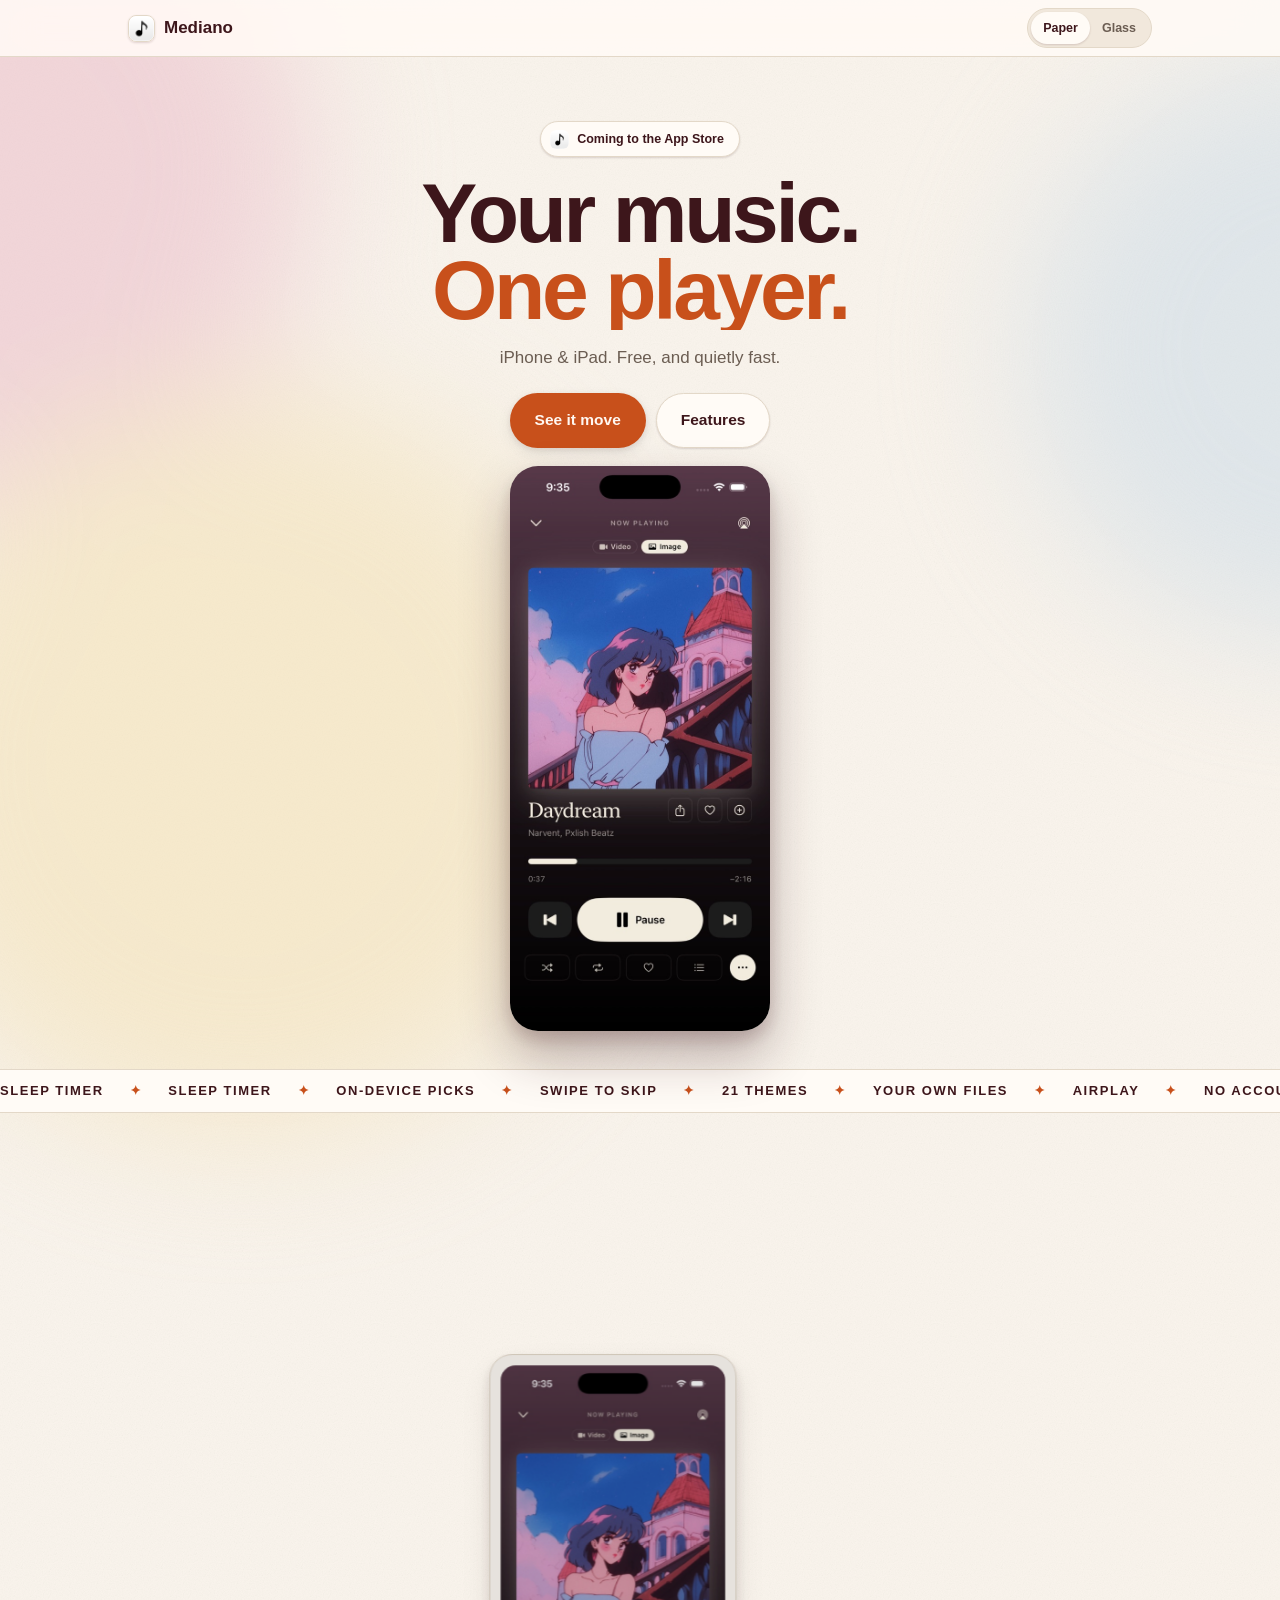
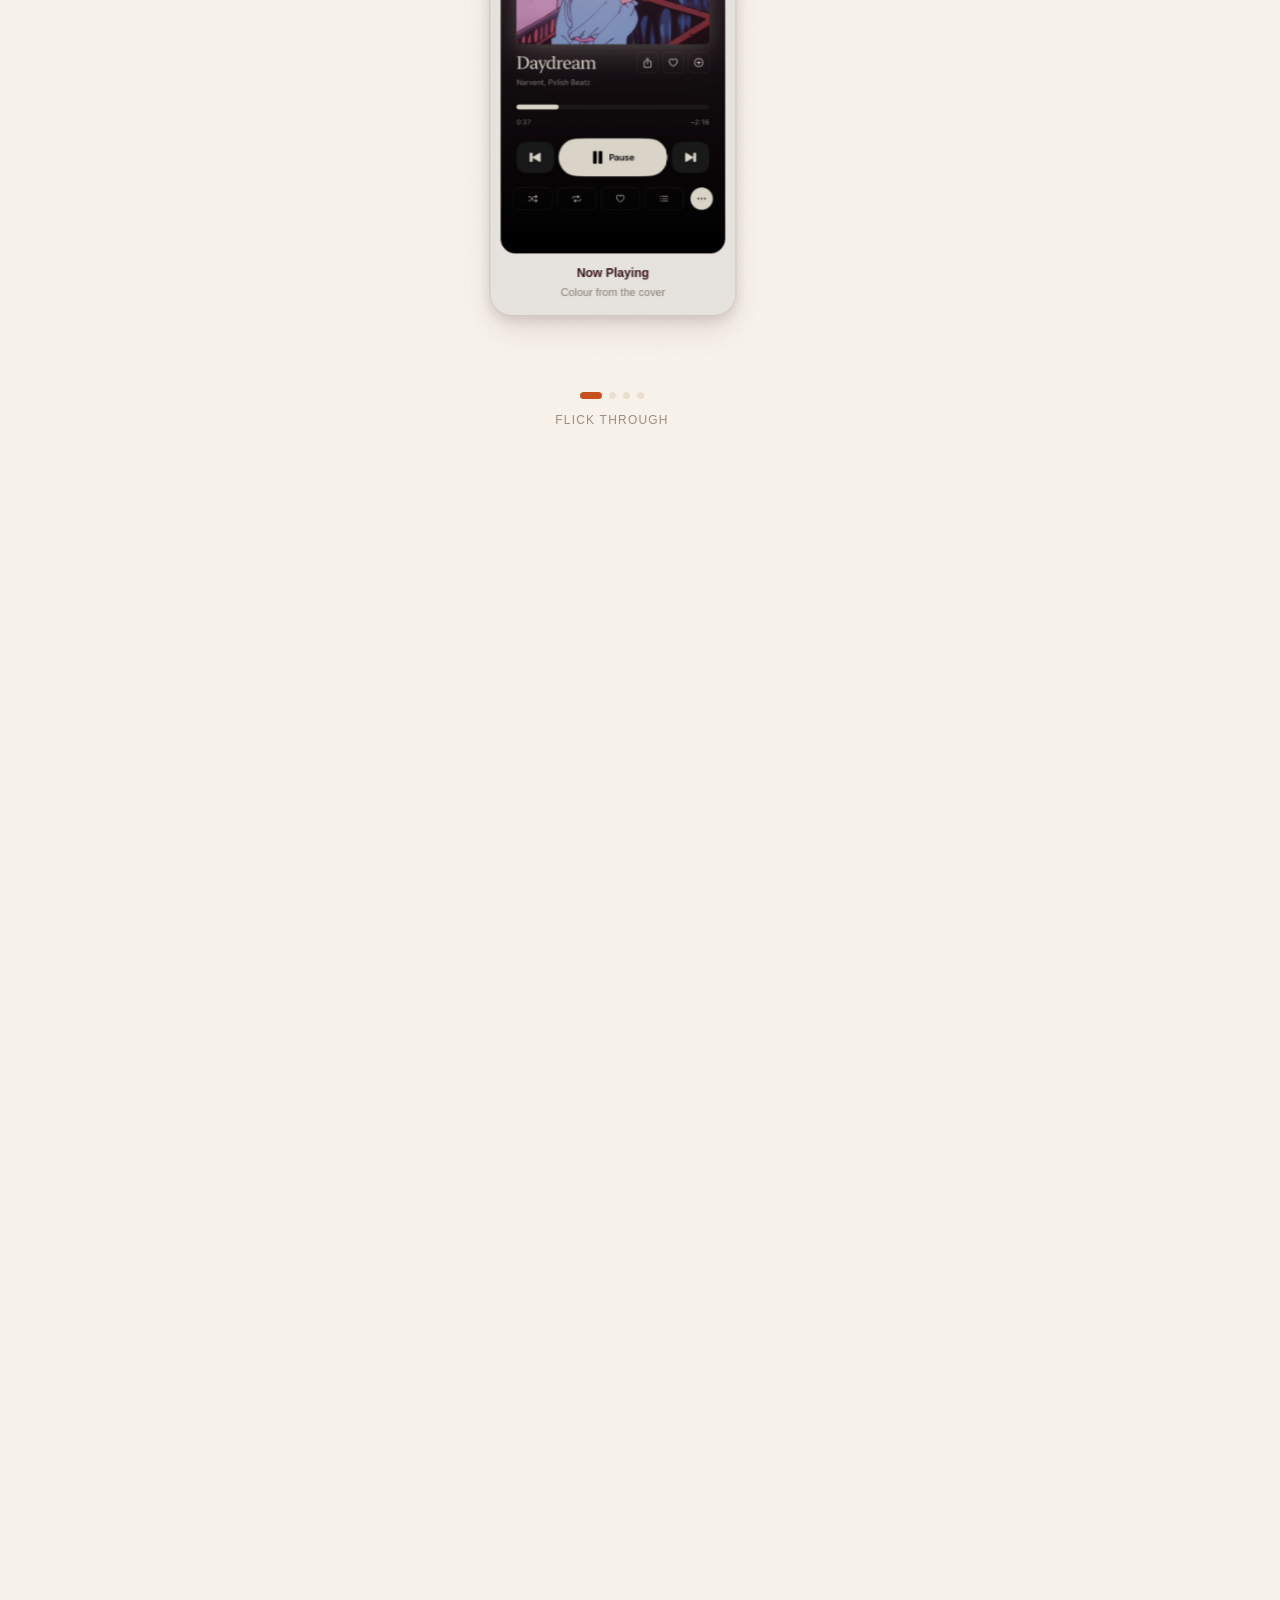
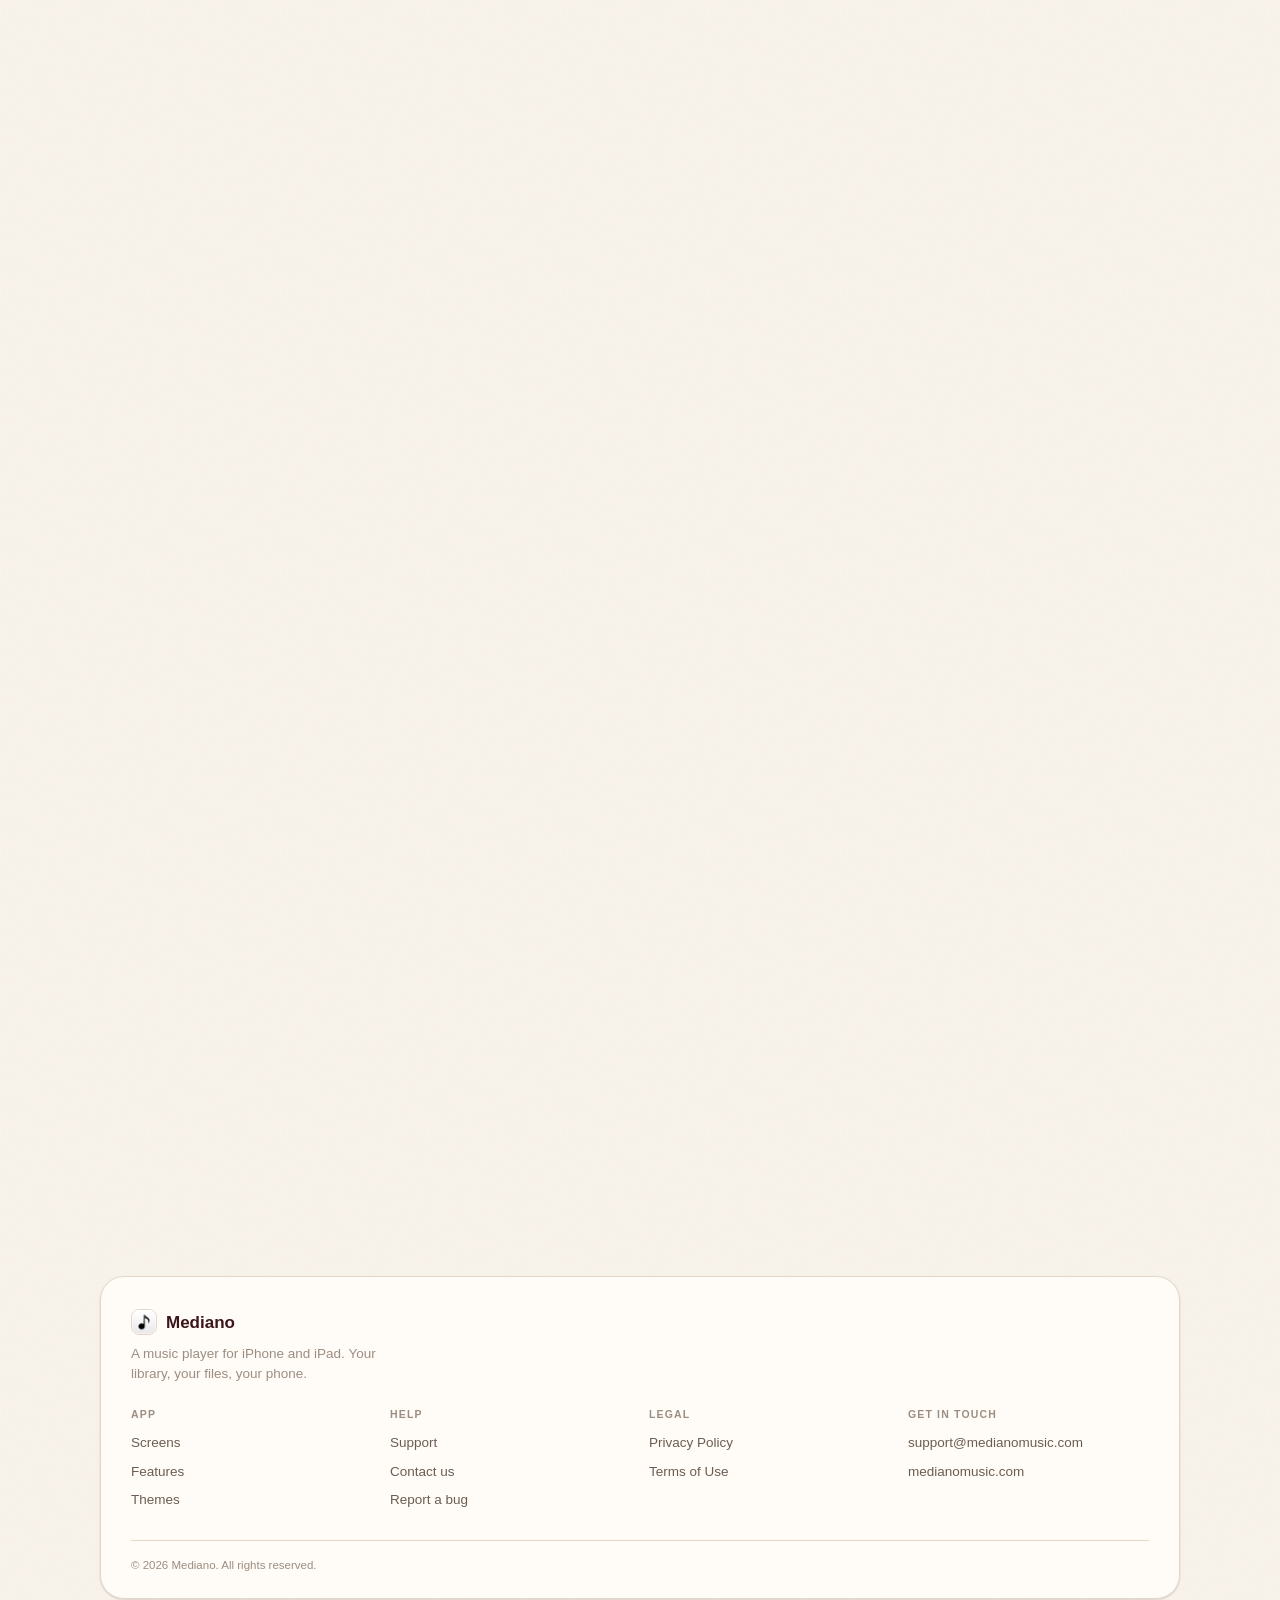
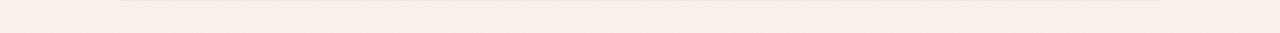
<file: index.html>
<!DOCTYPE html>
<html lang="en">
<head>
<meta charset="UTF-8">
<meta name="viewport" content="width=device-width,initial-scale=1,viewport-fit=cover">
<title>Mediano — Your music. One player.</title>
<meta name="description" content="Mediano is a music player for iPhone and iPad. On-device recommendations, swipe the mini player to change track, import your playlists, bring your own files.">
<link rel="canonical" href="https://medianomusic.com/">
<meta name="theme-color" content="#FAF4EC">
<link rel="icon" href="favicon.png">
<link rel="apple-touch-icon" href="img/appicon.png">

<meta property="og:title" content="Mediano — Your music. One player.">
<meta property="og:description" content="A music player for iPhone and iPad.">
<meta property="og:type" content="website">
<meta property="og:url" content="https://medianomusic.com/">
<meta property="og:image" content="https://medianomusic.com/img/appicon-512.png">
<meta name="twitter:card" content="summary_large_image">

<link rel="stylesheet" href="home.css?v=2">
</head>
<body>

<div class="progress" id="prog"></div>
<div class="aura" aria-hidden="true"><i></i><i></i><i></i></div>

<header>
  <nav class="nav wrap">
    <a class="logo" href="#top"><img src="img/appicon.png" alt=""> Mediano</a>
    <div class="skin" role="group" aria-label="Design">
      <button type="button" data-skin="paper" aria-pressed="true">Paper</button>
      <button type="button" data-skin="glass" aria-pressed="false">Glass</button>
    </div>
  </nav>
</header>

<main id="top">

  <!-- HERO -->
  <section class="hero wrap">
    <span class="chip"><img src="img/appicon.png" alt=""> Coming to the App Store</span>
    <h1>
      <span class="line"><span>Your music.</span></span>
      <span class="line"><span><em>One player.</em></span></span>
    </h1>
    <p class="lede">iPhone &amp; iPad. Free, and quietly fast.</p>
    <div class="row">
      <a class="btn btn-p" href="#screens">See it move</a>
      <a class="btn btn-g" href="#features">Features</a>
    </div>

    <div class="stage">
      <img id="tilt" src="img/nowplaying.jpg" width="570" height="1239"
           data-paper="img/nowplaying.jpg" data-glass="img/nowplaying-glass.jpg"
           alt="The Mediano player.">
    </div>
  </section>

  <!-- TICKER -->
  <div class="ticker" aria-hidden="true">
    <div id="tick">
      <b>Sleep timer</b><b>Sleep timer</b><b>On-device picks</b><b>Swipe to skip</b>
      <b>21 themes</b><b>Your own files</b><b>AirPlay</b><b>No account</b>
    </div>
  </div>

  <!-- DECK -->
  <section id="screens">
    <div class="wrap">
      <h2 class="up">Deal through it.</h2>
      <p class="sub up">Flick through them the way you switch apps.</p>
    </div>

    <div class="deck">
      <div class="rail" id="rail">
        <figure class="card">
          <img src="img/nowplaying.jpg" data-paper="img/nowplaying.jpg" data-glass="img/nowplaying-glass.jpg" alt="Now Playing" loading="lazy">
          <figcaption>Now Playing<span>Colour from the cover</span></figcaption>
        </figure>
        <figure class="card">
          <img src="img/home.jpg" data-paper="img/home.jpg" data-glass="img/home-glass.jpg" alt="Home" loading="lazy">
          <figcaption>Home<span>Back to what you played</span></figcaption>
        </figure>
        <figure class="card">
          <img src="img/explore.jpg" data-paper="img/explore.jpg" data-glass="img/explore-glass.jpg" alt="Explore" loading="lazy">
          <figcaption>Explore<span>Made for you, on device</span></figcaption>
        </figure>
        <figure class="card">
          <img src="img/library.jpg" data-paper="img/library.jpg" data-glass="img/library-glass.jpg" alt="Library" loading="lazy">
          <figcaption>Library<span>Playlists and imports</span></figcaption>
        </figure>
      </div>
      <div class="dots" id="dots" aria-hidden="true"></div>
      <p class="hint">Flick through</p>
    </div>
  </section>

  <!-- ON DEVICE -->
  <section class="wrap">
    <h2 class="up">It thinks on your phone.</h2>
    <p class="sub up">No Mediano account. No ads. Library on your phone, and in your iCloud if that's on. Search and play. Import what you already have.</p>
  </section>

  <!-- SWIPE -->
  <section class="wrap">
    <h2 class="up">Skip without looking.</h2>
    <p class="sub up">Flick the mini player. The artwork follows your finger.</p>
    <div class="swipe up">
      <div class="strip">
        <span class="c l"><svg viewBox="0 0 24 24" width="20" height="20" fill="none" stroke="currentColor" stroke-width="2.4" stroke-linecap="round" stroke-linejoin="round"><path d="M14 5 7 12l7 7"/><path d="M19 5l-7 7 7 7" opacity=".45"/></svg></span>
        <img src="img/miniplayer.jpg" data-paper="img/miniplayer.jpg" data-glass="img/miniplayer-glass.jpg" alt="The mini player" loading="lazy">
        <span class="c r"><svg viewBox="0 0 24 24" width="20" height="20" fill="none" stroke="currentColor" stroke-width="2.4" stroke-linecap="round" stroke-linejoin="round"><path d="M10 5l7 7-7 7"/><path d="M5 5l7 7-7 7" opacity=".45"/></svg></span>
      </div>
      <p>Swipe either way</p>
    </div>
  </section>

  <!-- BENTO -->
  <section class="wrap" id="features">
    <h2 class="up">All of it. One app.</h2>
    <p class="sub up">Eight things you would otherwise need four apps for.</p>

    <div class="bento">
      <article class="cell wide ink up">
        <span class="ic"><svg viewBox="0 0 24 24" fill="none" stroke="currentColor" stroke-width="1.7" stroke-linecap="round" stroke-linejoin="round"><path d="M12 3v11"/><path d="m8 10 4 4 4-4"/><path d="M4 17v3h16v-3"/></svg></span>
        <h3>Import your playlists</h3>
        <p>Matched track by track. Nothing left behind.</p>
        <div class="bars"><i></i><i></i><i></i><i></i><i></i><i></i></div>
      </article>


      <article class="cell up">
        <span class="ic"><svg viewBox="0 0 24 24" fill="none" stroke="currentColor" stroke-width="1.7" stroke-linecap="round" stroke-linejoin="round"><path d="M4 7a2 2 0 0 1 2-2h4l2 2h6a2 2 0 0 1 2 2v8a2 2 0 0 1-2 2H6a2 2 0 0 1-2-2z"/><circle cx="12" cy="13" r="2.4"/></svg></span>
        <h3>Your own files</h3><p>Same library</p>
      </article>

      <article class="cell up">
        <span class="ic"><svg viewBox="0 0 24 24" fill="none" stroke="currentColor" stroke-width="1.7" stroke-linecap="round" stroke-linejoin="round"><path d="M12 3a9 9 0 1 0 9 9"/><path d="M12 3v9l5 2.5"/></svg></span>
        <h3>No account</h3><p>Just press play</p>
      </article>


      <article class="cell up">
        <span class="ic"><svg viewBox="0 0 24 24" fill="none" stroke="currentColor" stroke-width="1.7" stroke-linecap="round" stroke-linejoin="round"><path d="M5.5 14a8 8 0 0 1 13 0"/><path d="M8.5 17a4.4 4.4 0 0 1 7 0"/><path d="m12 22 3-3.5H9z"/></svg></span>
        <h3>AirPlay</h3><p>Any speaker</p>
      </article>

      <article class="cell up">
        <span class="ic"><svg viewBox="0 0 24 24" fill="none" stroke="currentColor" stroke-width="1.7" stroke-linecap="round" stroke-linejoin="round"><path d="M6 19V9"/><path d="M12 19V5"/><path d="M18 19v-7"/><circle cx="6" cy="6.5" r="1.6"/><circle cx="12" cy="16" r="1.6"/><circle cx="18" cy="9" r="1.6"/></svg></span>
        <h3>Equalizer</h3><p>Your ears</p>
      </article>

      <article class="cell up">
        <span class="ic"><svg viewBox="0 0 24 24" fill="none" stroke="currentColor" stroke-width="1.7" stroke-linecap="round" stroke-linejoin="round"><path d="M20 14.5A8.2 8.2 0 0 1 9.5 4 8.3 8.3 0 1 0 20 14.5"/></svg></span>
        <h3>Sleep timer</h3><p>Fades out</p>
      </article>

      <article class="cell wide up">
        <span class="ic"><svg viewBox="0 0 24 24" fill="none" stroke="currentColor" stroke-width="1.7" stroke-linecap="round" stroke-linejoin="round"><path d="M20 12a8 8 0 1 1-2.6-5.9"/><path d="M20 4v4h-4"/></svg></span>
        <h3>Last.fm scrobbling</h3>
        <p>Connect once. Every play logged from then on.</p>
      </article>
    </div>
  </section>

  <!-- THEME -->
  <section class="wrap" id="themes">
    <h2 class="up">Try a colour on.</h2>
    <p class="sub up">Twenty-one themes. This is the app wearing them.</p>

    <div class="theme up">
      <!-- The real Now Playing screen, rebuilt in HTML. Every colour is a
           palette variable, so the whole screen re-dresses at once. -->
      <div class="phone" id="pv">
        <div class="pv-status"><b>9:41</b><span class="notch"></span><i class="sig"></i></div>

        <div class="pv-bar">
          <svg viewBox="0 0 24 24" fill="none" stroke="currentColor" stroke-width="2" stroke-linecap="round"><path d="m6 9 6 6 6-6"/></svg>
          <span>NOW PLAYING</span>
          <svg viewBox="0 0 24 24" fill="none" stroke="currentColor" stroke-width="1.8" stroke-linecap="round"><path d="M5.5 13a8 8 0 0 1 13 0"/><path d="M8.5 16a4.4 4.4 0 0 1 7 0"/><path d="m12 21 3-3.5H9z" fill="currentColor"/></svg>
        </div>

        <div class="pv-seg">
          <b><svg viewBox="0 0 24 24" fill="none" stroke="currentColor" stroke-width="1.8"><rect x="3" y="7" width="12" height="10" rx="2.5"/><path d="m16 12 5-3v6z"/></svg>Video</b>
          <b class="on"><svg viewBox="0 0 24 24" fill="none" stroke="currentColor" stroke-width="1.8"><rect x="3" y="5" width="18" height="14" rx="3"/><circle cx="8.5" cy="10" r="1.6"/><path d="m4 17 5-4.5 4 3.5 3-2 4 3.5"/></svg>Image</b>
        </div>

        <img class="pv-art" src="img/cover.jpg" alt="">

        <div class="pv-title">
          <h4>Daydream</h4>
          <span class="pv-acts">
            <i><svg viewBox="0 0 24 24" fill="none" stroke="currentColor" stroke-width="1.7" stroke-linecap="round"><path d="M12 15V4"/><path d="m8 8 4-4 4 4"/><path d="M5 14v5h14v-5"/></svg></i>
            <i><svg viewBox="0 0 24 24" fill="none" stroke="currentColor" stroke-width="1.7"><path d="M12 19s-6.5-4.2-6.5-8.6A3.7 3.7 0 0 1 12 8a3.7 3.7 0 0 1 6.5 2.4C18.5 14.8 12 19 12 19z"/></svg></i>
            <i><svg viewBox="0 0 24 24" fill="none" stroke="currentColor" stroke-width="1.7" stroke-linecap="round"><circle cx="12" cy="12" r="8"/><path d="M12 8.5v7M8.5 12h7"/></svg></i>
          </span>
        </div>
        <p class="pv-artist">Narvent, Pxlish Beatz</p>

        <div class="pv-track"><i></i></div>
        <div class="pv-times"><span>0:37</span><span>−2:16</span></div>

        <div class="pv-ctrl">
          <span class="sq"><svg viewBox="0 0 24 24" fill="currentColor"><path d="M8 5v14l-1.5 0V5zM19 5v14l-10-7z"/></svg></span>
          <span class="play"><svg viewBox="0 0 24 24" fill="currentColor"><path d="M8 5h3v14H8zM13 5h3v14h-3z"/></svg>Pause</span>
          <span class="sq"><svg viewBox="0 0 24 24" fill="currentColor"><path d="M16 5v14l1.5 0V5zM5 5v14l10-7z"/></svg></span>
        </div>

        <div class="pv-row2">
          <i><svg viewBox="0 0 24 24" fill="none" stroke="currentColor" stroke-width="1.7" stroke-linecap="round"><path d="M3 7h4l10 10h4"/><path d="M17 3l4 4-4 4M3 17h4"/></svg></i>
          <i><svg viewBox="0 0 24 24" fill="none" stroke="currentColor" stroke-width="1.7" stroke-linecap="round"><path d="M4 9a4 4 0 0 1 4-4h9"/><path d="m14 2 3 3-3 3"/><path d="M20 15a4 4 0 0 1-4 4H7"/><path d="m10 22-3-3 3-3"/></svg></i>
          <i><svg viewBox="0 0 24 24" fill="none" stroke="currentColor" stroke-width="1.7"><path d="M12 19s-6.5-4.2-6.5-8.6A3.7 3.7 0 0 1 12 8a3.7 3.7 0 0 1 6.5 2.4C18.5 14.8 12 19 12 19z"/></svg></i>
          <i><svg viewBox="0 0 24 24" fill="none" stroke="currentColor" stroke-width="1.7" stroke-linecap="round"><path d="M4 7h11M4 12h11M4 17h7"/><path d="M19 8v9"/><circle cx="17.2" cy="17.4" r="1.8"/></svg></i>
          <i class="fill">•••</i>
        </div>

        <p class="pv-name"><b id="pvName">Linen</b></p>
      </div>

      <div class="swatches" id="sw" role="group" aria-label="Themes"></div>
    </div>
  </section>

  <!-- END -->
  <section class="wrap">
    <div class="end up">
      <img src="img/appicon.png" alt="">
      <h2>Bring your<br>library home.</h2>
      <p>Free on iPhone and iPad.</p>
      <div class="row"><a class="btn btn-g" href="#top">Back to top</a></div>
    </div>
  </section>
</main>

<footer>
  <div class="wrap foot-box">
    <div class="foot-top">
      <a class="foot-brand" href="#top">
        <img src="img/appicon.png" alt=""> Mediano
      </a>
      <p>A music player for iPhone and iPad. Your library, your files, your phone.</p>
    </div>

    <div class="foot-cols">
      <div>
        <h5>App</h5>
        <a href="#screens">Screens</a>
        <a href="#features">Features</a>
        <a href="#themes">Themes</a>
      </div>
      <div>
        <h5>Help</h5>
        <a href="support.html">Support</a>
        <a href="mailto:support@medianomusic.com">Contact us</a>
        <a href="mailto:support@medianomusic.com?subject=Bug%20report">Report a bug</a>
      </div>
      <div>
        <h5>Legal</h5>
        <a href="privacy.html">Privacy Policy</a>
        <a href="terms.html">Terms of Use</a>
      </div>
      <div>
        <h5>Get in touch</h5>
        <a href="mailto:support@medianomusic.com">support@medianomusic.com</a>
        <a href="/">medianomusic.com</a>
      </div>
    </div>

    <div class="foot-end">
      <span>© 2026 Mediano. All rights reserved.</span>
    </div>
  </div>
</footer>

<nav class="tabbar" aria-label="Sections">
  <a href="#top" class="on" data-sec="top"><svg viewBox="0 0 24 24" fill="none" stroke="currentColor" stroke-width="2"><path d="M3 10.5 12 3l9 7.5"/><path d="M5 10v10h14V10"/></svg>Home</a>
  <a href="#screens" data-sec="screens"><svg viewBox="0 0 24 24" fill="none" stroke="currentColor" stroke-width="2"><rect x="7" y="3" width="10" height="18" rx="2.5"/><path d="M11 18h2"/></svg>Screens</a>
  <a href="#features" data-sec="features"><svg viewBox="0 0 24 24" fill="none" stroke="currentColor" stroke-width="2"><circle cx="12" cy="12" r="9"/><path d="M12 8v8M8 12h8"/></svg>Features</a>
  <a href="#top" data-sec="get"><svg viewBox="0 0 24 24" fill="none" stroke="currentColor" stroke-width="2"><path d="M12 3v12"/><path d="M8 11l4 4 4-4"/><path d="M5 20h14"/></svg>Get</a>
</nav>

<script src="motion.js?v=1"></script>
</body>
</html>
</file>
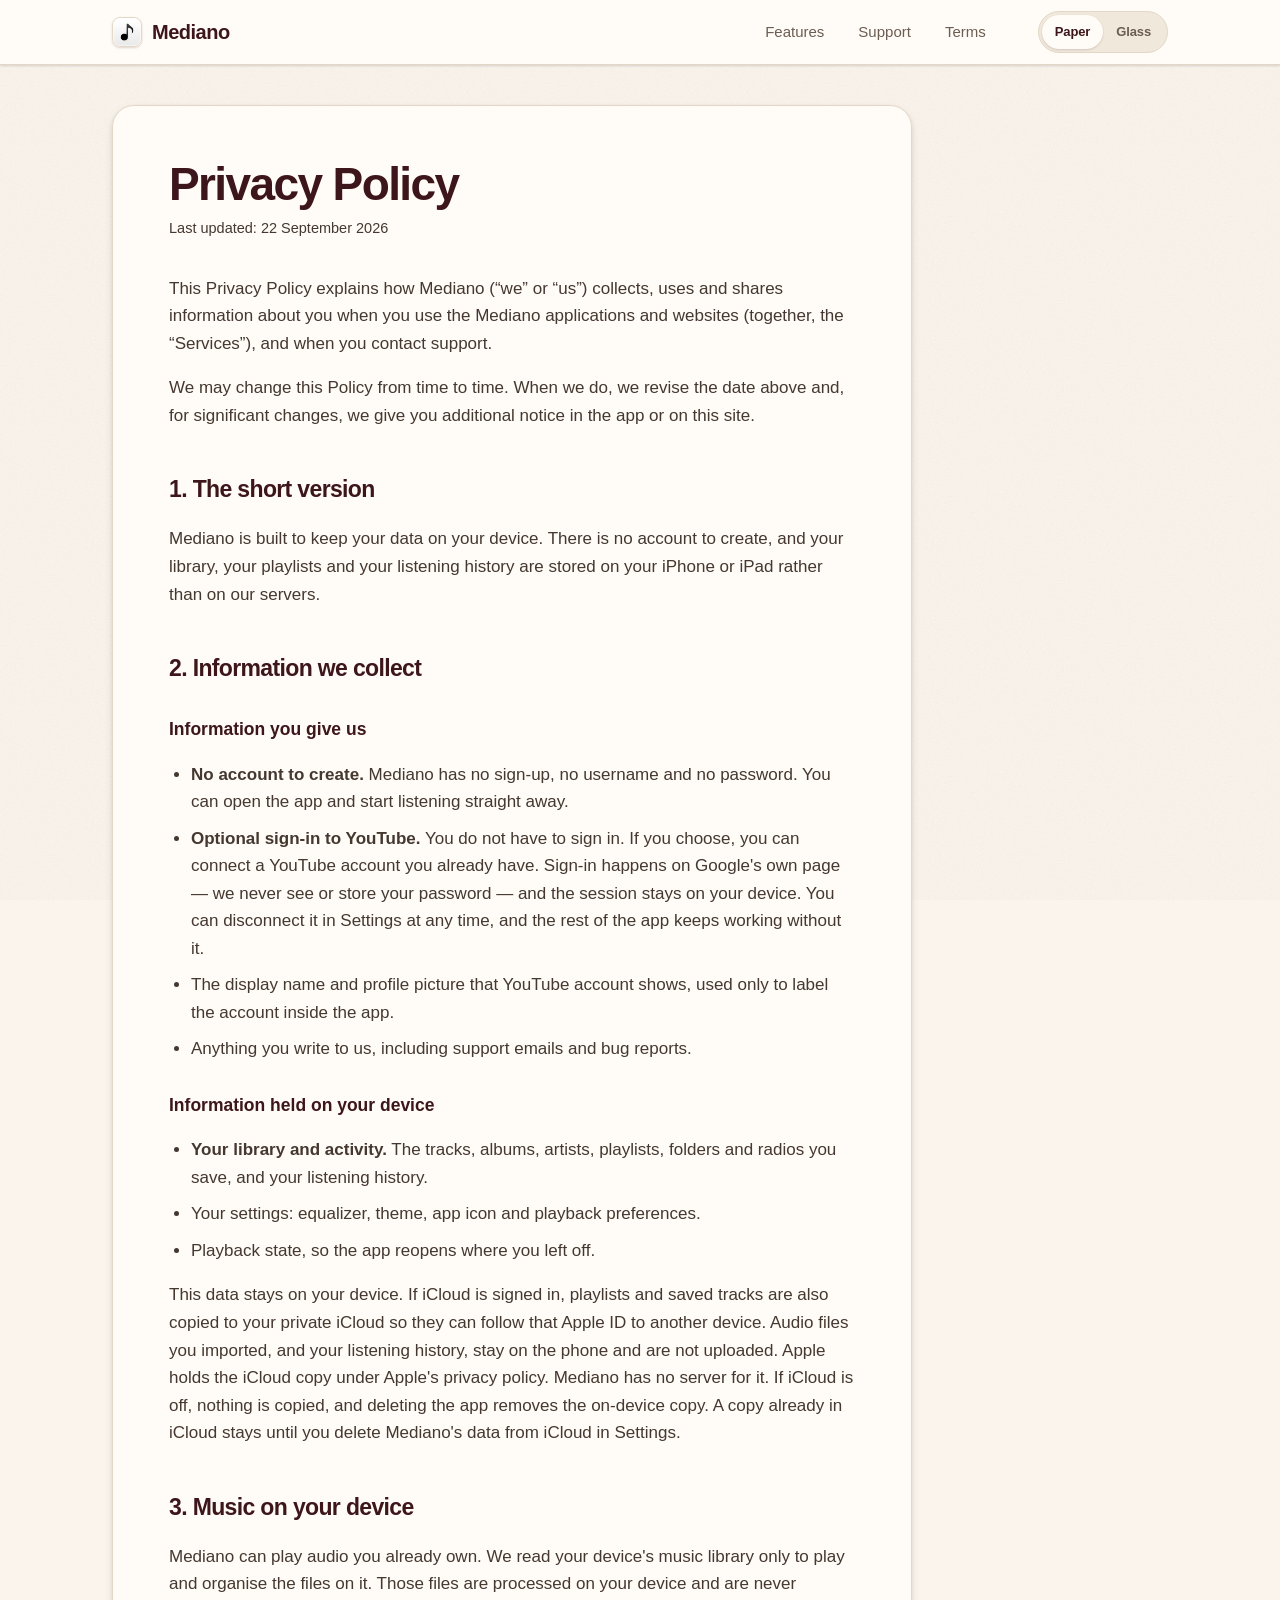
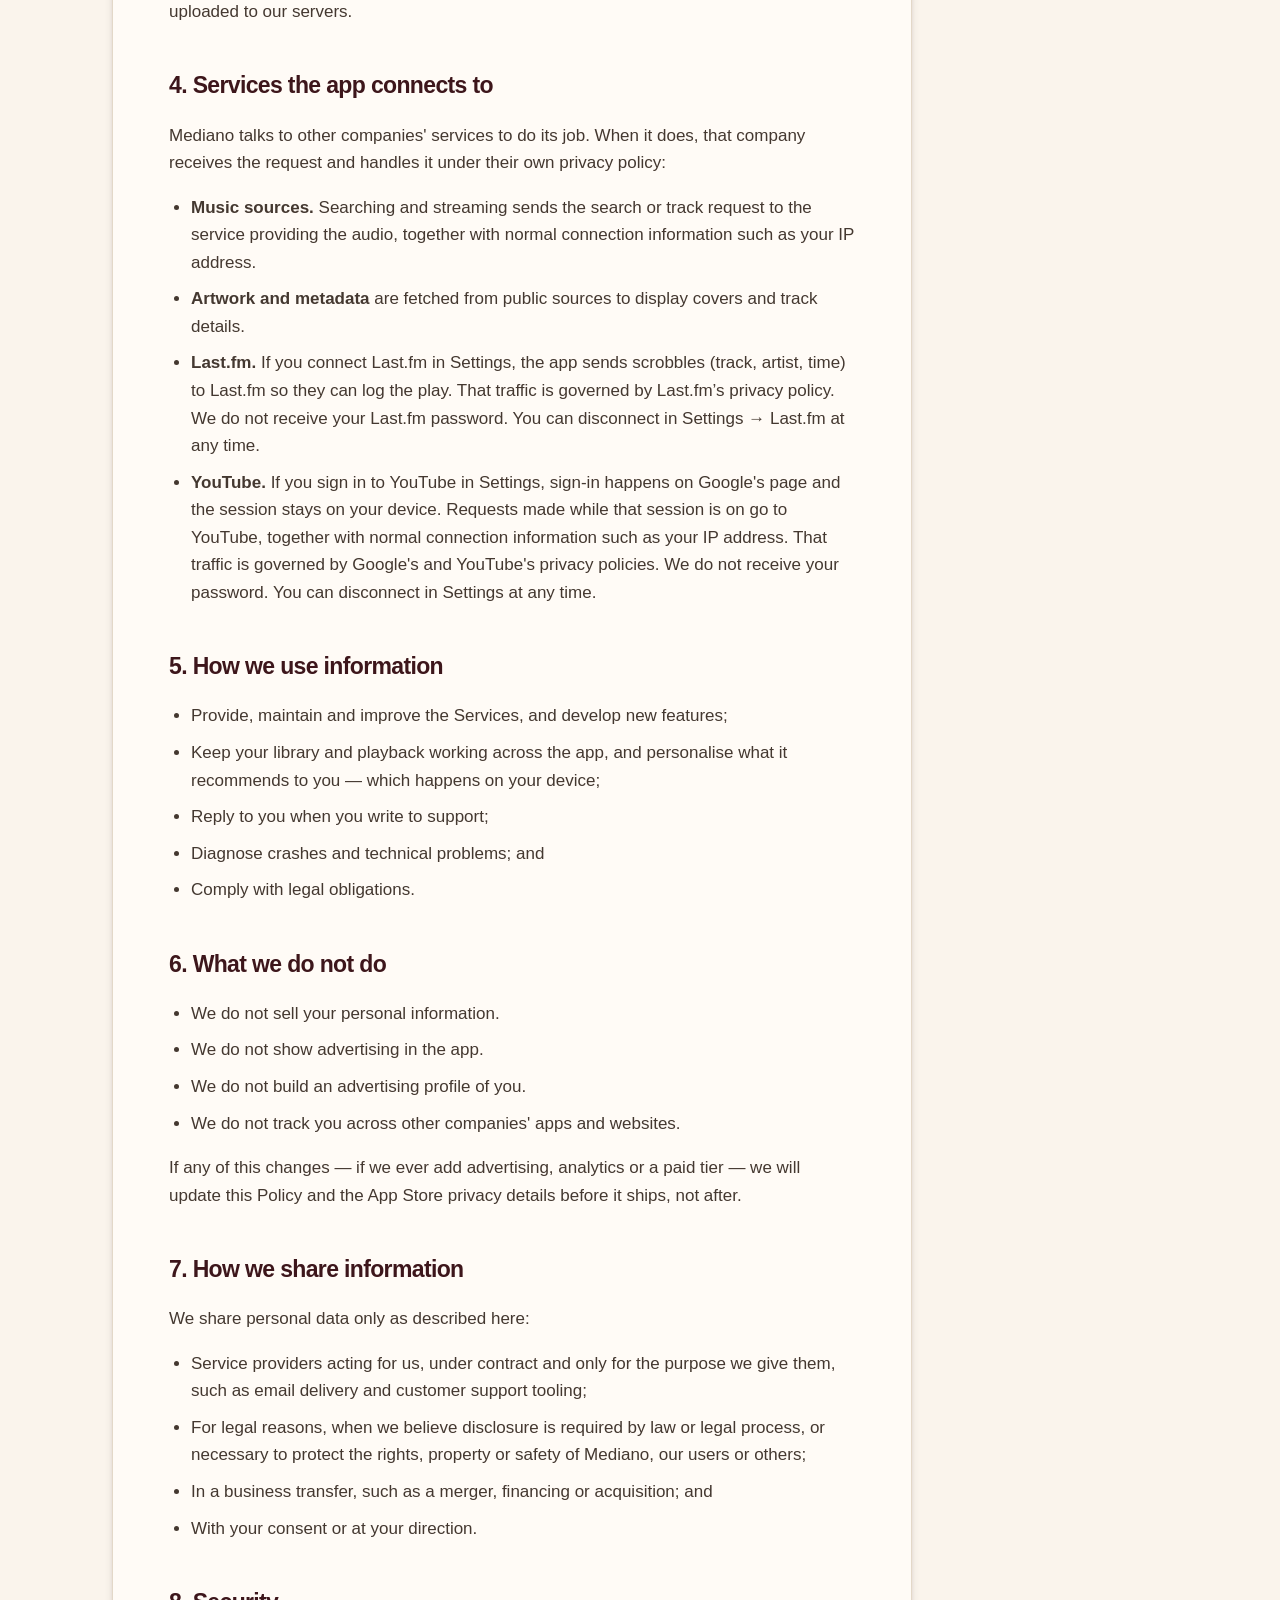
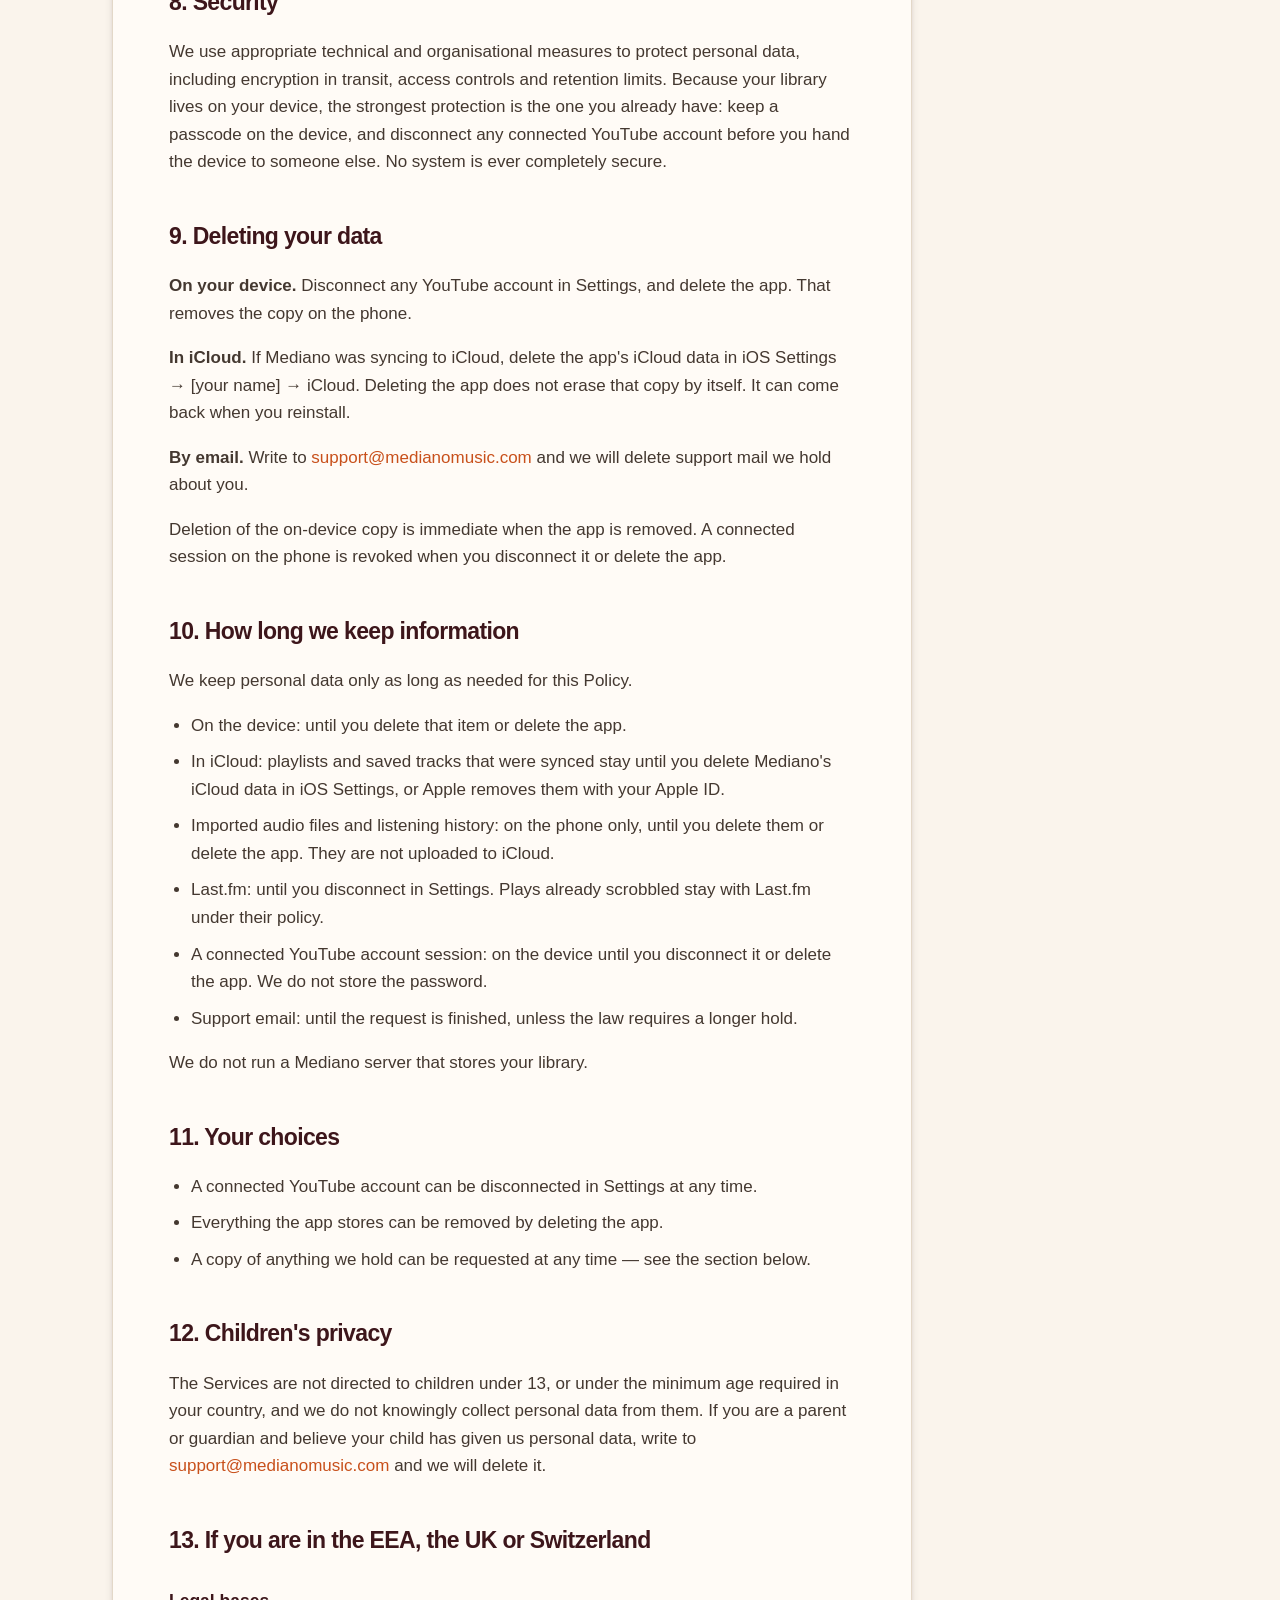
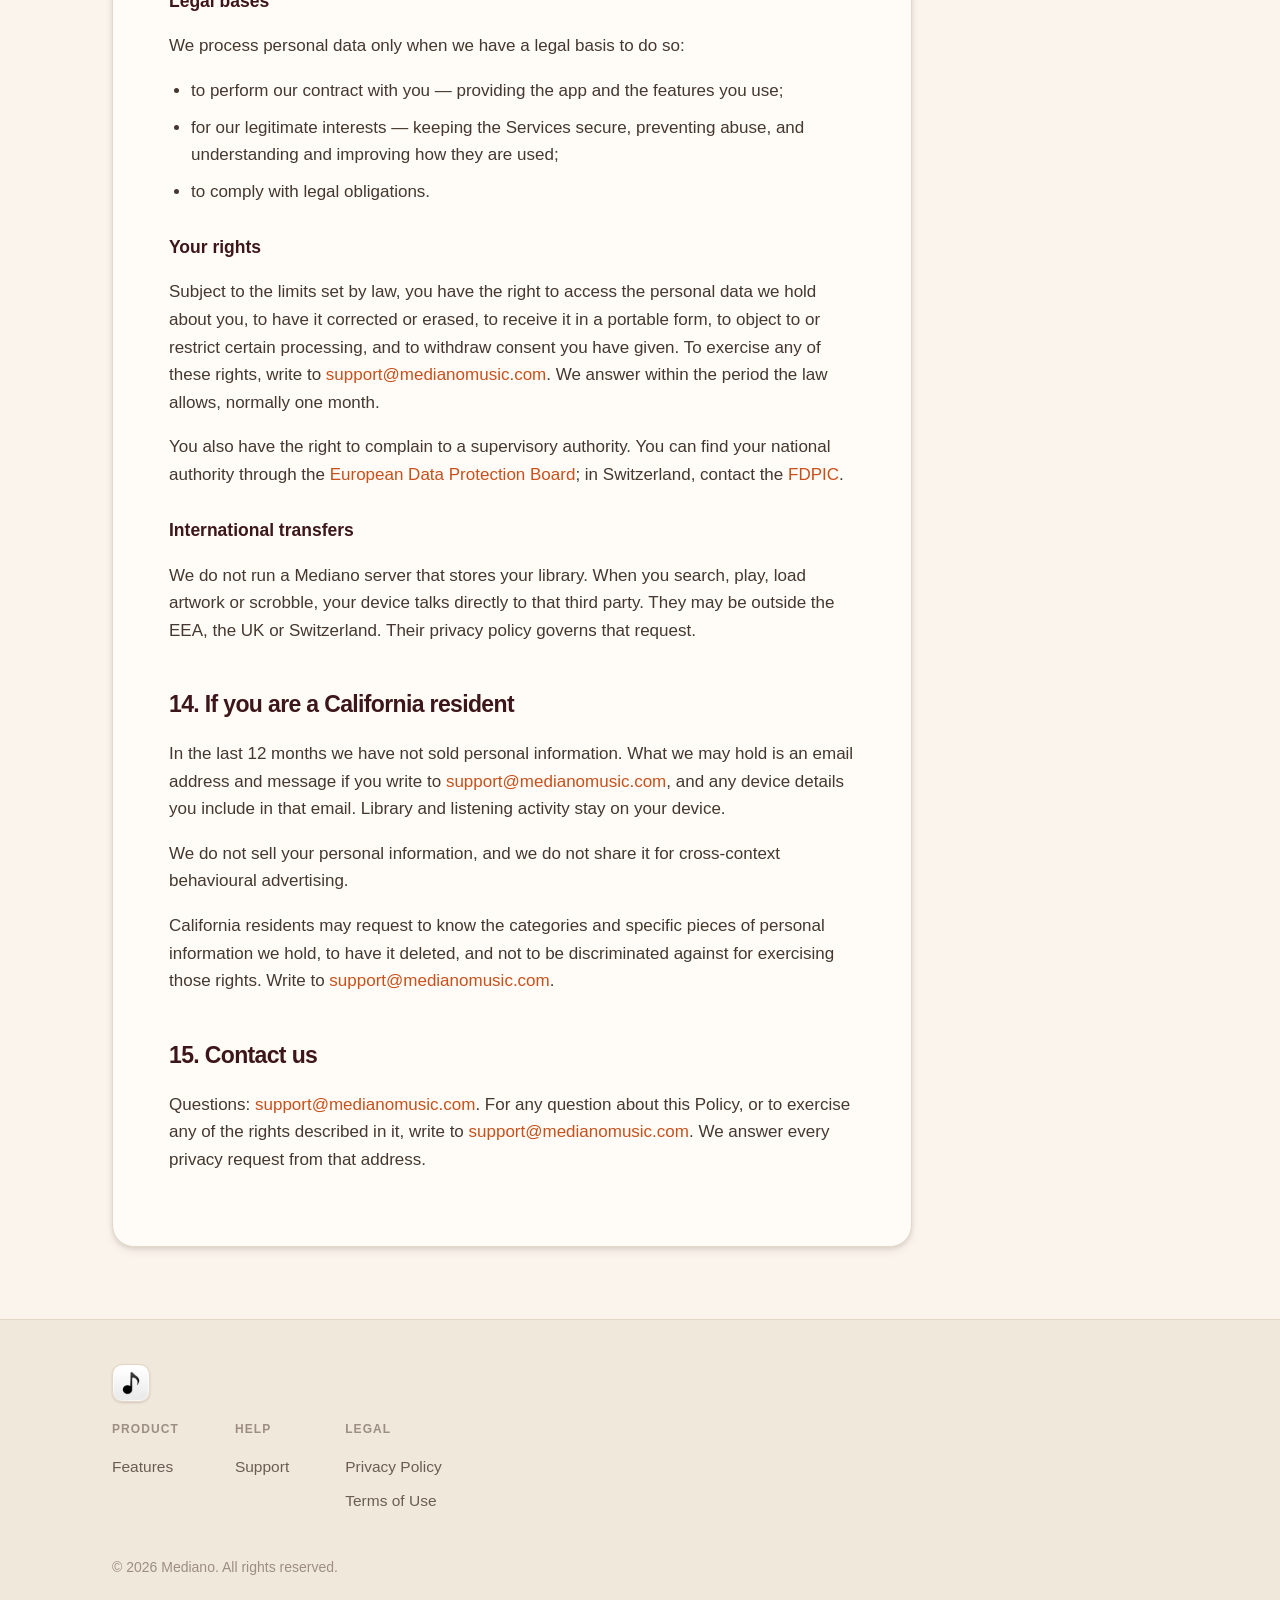
<file: privacy.html>
<!DOCTYPE html>
<html lang="en">
<head>
<meta charset="UTF-8">
<meta name="viewport" content="width=device-width, initial-scale=1">
<title>Privacy Policy — Mediano</title>
<meta name="theme-color" content="#FAF4EC">
<link rel="canonical" href="https://medianomusic.com/privacy.html">
<link rel="icon" href="favicon.png">
<link rel="stylesheet" href="styles.css?v=7">
</head>
<body>

<header>
  <nav class="nav wrap">
    <a class="logo" href="/"><img src="img/appicon.png" alt=""> Mediano</a>
    <div class="nav-links">
      <a href="index.html#features">Features</a>
      <a href="support.html">Support</a>
      <a href="terms.html">Terms</a>
    </div>
      <div class="skin-switch" role="group" aria-label="Site design">
        <button type="button" data-skin="paper" aria-pressed="true">Paper</button>
        <button type="button" data-skin="glass" aria-pressed="false">Glass</button>
      </div>
  </nav>
</header>

<main class="wrap">
  <article class="page">
  <h1>Privacy Policy</h1>
  <p class="updated">Last updated: 22 September 2026</p>

  <p>
    This Privacy Policy explains how Mediano (“we” or “us”)
    collects, uses and shares information about you when you use the Mediano
    applications and websites (together, the “Services”), and when you
    contact support.
  </p>
  <p>
    We may change this Policy from time to time. When we do, we revise the date
    above and, for significant changes, we give you additional notice in the app
    or on this site.
  </p>

  <h2>1. The short version</h2>
  <p>
    Mediano is built to keep your data on your device. There is no account to
    create, and your library, your playlists and your listening history are
    stored on your iPhone or iPad rather than on our servers.
  </p>

  <h2>2. Information we collect</h2>

  <h3>Information you give us</h3>
  <ul>
    <li><strong>No account to create.</strong> Mediano has no sign-up, no username and no password. You can open the app and start listening straight away.</li>
    <li><strong>Optional sign-in to YouTube.</strong> You do not have to sign in. If you choose, you can connect a YouTube account you already have. Sign-in happens on Google's own page — we never see or store your password — and the session stays on your device. You can disconnect it in Settings at any time, and the rest of the app keeps working without it.</li>
    <li>The display name and profile picture that YouTube account shows, used only to label the account inside the app.</li>
    <li>Anything you write to us, including support emails and bug reports.</li>
  </ul>

  <h3>Information held on your device</h3>
  <ul>
    <li><strong>Your library and activity.</strong> The tracks, albums, artists, playlists, folders and radios you save, and your listening history.</li>
    <li>Your settings: equalizer, theme, app icon and playback preferences.</li>
    <li>Playback state, so the app reopens where you left off.</li>
  </ul>
  <p>This data stays on your device. If iCloud is signed in, playlists and saved tracks are also copied to your private iCloud so they can follow that Apple ID to another device. Audio files you imported, and your listening history, stay on the phone and are not uploaded. Apple holds the iCloud copy under Apple's privacy policy. Mediano has no server for it. If iCloud is off, nothing is copied, and deleting the app removes the on-device copy. A copy already in iCloud stays until you delete Mediano's data from iCloud in Settings.</p>

  <h2>3. Music on your device</h2>
  <p>
    Mediano can play audio you already own. We read your device's music library
    only to play and organise the files on it. Those files are processed on your
    device and are never uploaded to our servers.
  </p>

  <h2>4. Services the app connects to</h2>
  <p>
    Mediano talks to other companies' services to do its job. When it does, that
    company receives the request and handles it under their own privacy policy:
  </p>
  <ul>
    <li><strong>Music sources.</strong> Searching and streaming sends the search or track request to the service providing the audio, together with normal connection information such as your IP address.</li>
    <li><strong>Artwork and metadata</strong> are fetched from public sources to display covers and track details.</li>
    <li><strong>Last.fm.</strong> If you connect Last.fm in Settings, the app sends scrobbles (track, artist, time) to Last.fm so they can log the play. That traffic is governed by Last.fm’s privacy policy. We do not receive your Last.fm password. You can disconnect in Settings → Last.fm at any time.</li>
    <li><strong>YouTube.</strong> If you sign in to YouTube in Settings, sign-in happens on Google's page and the session stays on your device. Requests made while that session is on go to YouTube, together with normal connection information such as your IP address. That traffic is governed by Google's and YouTube's privacy policies. We do not receive your password. You can disconnect in Settings at any time.</li>
  </ul>

  <h2>5. How we use information</h2>
  <ul>
    <li>Provide, maintain and improve the Services, and develop new features;</li>
    <li>Keep your library and playback working across the app, and personalise what it recommends to you — which happens on your device;</li>
    <li>Reply to you when you write to support;</li>
    <li>Diagnose crashes and technical problems; and</li>
    <li>Comply with legal obligations.</li>
  </ul>

  <h2>6. What we do not do</h2>
  <ul>
    <li>We do not sell your personal information.</li>
    <li>We do not show advertising in the app.</li>
    <li>We do not build an advertising profile of you.</li>
    <li>We do not track you across other companies' apps and websites.</li>
  </ul>
  <p>
    If any of this changes — if we ever add advertising, analytics or a paid
    tier — we will update this Policy and the App Store privacy details before
    it ships, not after.
  </p>

  <h2>7. How we share information</h2>
  <p>We share personal data only as described here:</p>
  <ul>
    <li>Service providers acting for us, under contract and only for the purpose we give them, such as email delivery and customer support tooling;</li>
    <li>For legal reasons, when we believe disclosure is required by law or legal process, or necessary to protect the rights, property or safety of Mediano, our users or others;</li>
    <li>In a business transfer, such as a merger, financing or acquisition; and</li>
    <li>With your consent or at your direction.</li>
  </ul>

  <h2>8. Security</h2>
  <p>
    We use appropriate technical and organisational measures to protect personal
    data, including encryption in transit, access controls and retention limits.
    Because your library lives on your device, the strongest protection is the
    one you already have: keep a passcode on the device, and disconnect any
    connected YouTube account before you hand the device to someone else. No system
    is ever completely secure.
  </p>

  <h2>9. Deleting your data</h2>
  <p><strong>On your device.</strong> Disconnect any YouTube account in Settings, and delete the app. That removes the copy on the phone.</p>
  <p><strong>In iCloud.</strong> If Mediano was syncing to iCloud, delete the app's iCloud data in iOS Settings → [your name] → iCloud. Deleting the app does not erase that copy by itself. It can come back when you reinstall.</p>
  <p><strong>By email.</strong> Write to <a href="mailto:support@medianomusic.com">support@medianomusic.com</a> and we will delete support mail we hold about you.</p>
  <p>Deletion of the on-device copy is immediate when the app is removed. A connected session on the phone is revoked when you disconnect it or delete the app.</p>

  <h2>10. How long we keep information</h2>
  <p>We keep personal data only as long as needed for this Policy.</p>
  <ul>
    <li>On the device: until you delete that item or delete the app.</li>
    <li>In iCloud: playlists and saved tracks that were synced stay until you delete Mediano's iCloud data in iOS Settings, or Apple removes them with your Apple ID.</li>
    <li>Imported audio files and listening history: on the phone only, until you delete them or delete the app. They are not uploaded to iCloud.</li>
    <li>Last.fm: until you disconnect in Settings. Plays already scrobbled stay with Last.fm under their policy.</li>
    <li>A connected YouTube account session: on the device until you disconnect it or delete the app. We do not store the password.</li>
    <li>Support email: until the request is finished, unless the law requires a longer hold.</li>
  </ul>
  <p>We do not run a Mediano server that stores your library.</p>

  <h2>11. Your choices</h2>
  <ul>
    <li>A connected YouTube account can be disconnected in Settings at any time.</li>
    <li>Everything the app stores can be removed by deleting the app.</li>
    <li>A copy of anything we hold can be requested at any time — see the section below.</li>
  </ul>

  <h2>12. Children's privacy</h2>
  <p>
    The Services are not directed to children under 13, or under the minimum age
    required in your country, and we do not knowingly collect personal data from
    them. If you are a parent or guardian and believe your child has given us
    personal data, write to
    <a href="mailto:support@medianomusic.com">support@medianomusic.com</a> and we will delete it.
  </p>

  <h2>13. If you are in the EEA, the UK or Switzerland</h2>

  <h3>Legal bases</h3>
  <p>We process personal data only when we have a legal basis to do so:</p>
  <ul>
    <li>to perform our contract with you — providing the app and the features you use;</li>
    <li>for our legitimate interests — keeping the Services secure, preventing abuse, and understanding and improving how they are used;</li>
    <li>to comply with legal obligations.</li>
  </ul>

  <h3>Your rights</h3>
  <p>
    Subject to the limits set by law, you have the right to access the personal
    data we hold about you, to have it corrected or erased, to receive it in a
    portable form, to object to or restrict certain processing, and to withdraw
    consent you have given. To exercise any of these rights, write to
    <a href="mailto:support@medianomusic.com">support@medianomusic.com</a>. We answer within the
    period the law allows, normally one month.
  </p>
  <p>
    You also have the right to complain to a supervisory authority. You can find
    your national authority through the
    <a href="https://edpb.europa.eu/about-edpb/board/members_en">European Data Protection Board</a>;
    in Switzerland, contact the
    <a href="https://www.edoeb.admin.ch/edoeb/en/home/the-fdpic/contact.html">FDPIC</a>.
  </p>

  <h3>International transfers</h3>
  <p>
    We do not run a Mediano server that stores your library. When you search, play,
    load artwork or scrobble, your device talks directly to that third party. They
    may be outside the EEA, the UK or Switzerland. Their privacy policy governs
    that request.
  </p>

  <h2>14. If you are a California resident</h2>
  <p>
    In the last 12 months we have not sold personal information. What we may hold
    is an email address and message if you write to
    <a href="mailto:support@medianomusic.com">support@medianomusic.com</a>, and
    any device details you include in that email. Library and listening activity
    stay on your device.
  </p>
  <p>
    We do not sell your personal information, and we do not share it for
    cross-context behavioural advertising.
  </p>
  <p>
    California residents may request to know the categories and specific pieces
    of personal information we hold, to have it deleted, and not to be
    discriminated against for exercising those rights. Write to
    <a href="mailto:support@medianomusic.com">support@medianomusic.com</a>.
  </p>

  <h2>15. Contact us</h2>
  <p>
    Questions: <a href="mailto:support@medianomusic.com">support@medianomusic.com</a>. For any question about this Policy, or to
    exercise any of the rights described in it, write to
    <a href="mailto:support@medianomusic.com">support@medianomusic.com</a>. We answer every
    privacy request from that address.
  </p>
</article>
</main>

<footer>
  <div class="wrap">
    <img class="foot-mark" src="img/appicon.png" alt="Mediano">
    <div class="foot">
      <div class="foot-col"><h4>Product</h4><a href="index.html#features">Features</a></div>
      <div class="foot-col"><h4>Help</h4><a href="support.html">Support</a></div>
      <div class="foot-col"><h4>Legal</h4><a href="privacy.html">Privacy Policy</a><a href="terms.html">Terms of Use</a></div>
    </div>
    <p class="copy">© 2026 Mediano. All rights reserved.</p>
  </div>
</footer>

<script src="paper.js?v=7"></script>
</body>
</html>
</file>
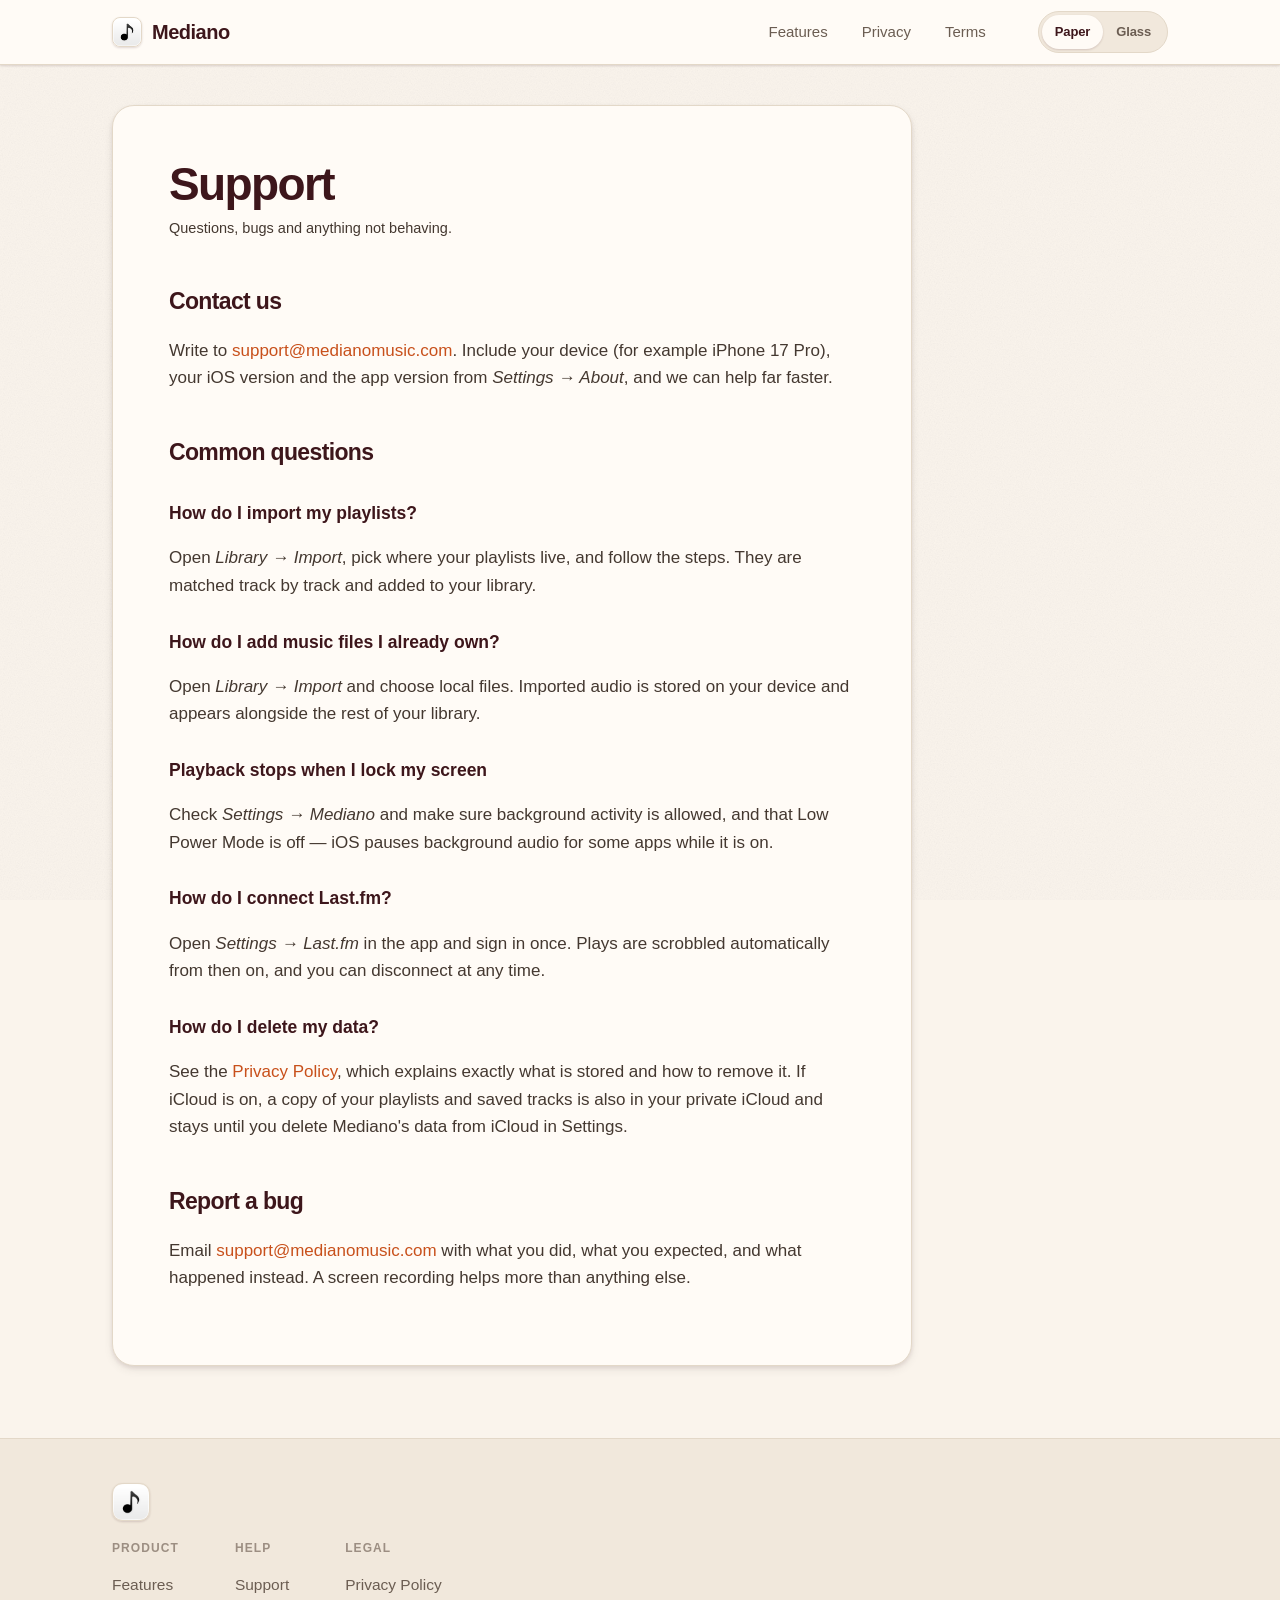
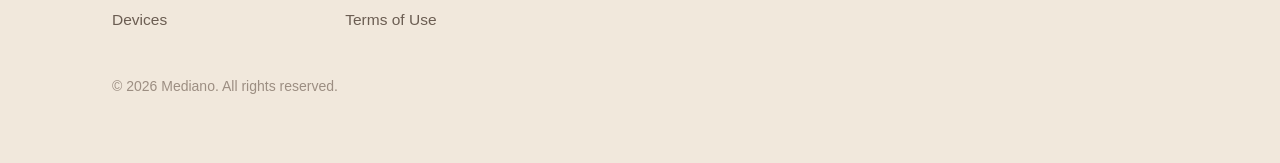
<file: support.html>
<!DOCTYPE html>
<html lang="en">
<head>
<meta charset="UTF-8">
<meta name="viewport" content="width=device-width, initial-scale=1">
<title>Support — Mediano</title>
<meta name="description" content="Help and contact for Mediano, the music player for iPhone and iPad.">
<meta name="theme-color" content="#FAF4EC">
<link rel="canonical" href="https://medianomusic.com/support.html">
<link rel="icon" href="favicon.png">
<link rel="stylesheet" href="styles.css?v=7">
</head>
<body>

<header>
  <nav class="nav wrap">
    <a class="logo" href="/"><img src="img/appicon.png" alt=""> Mediano</a>
    <div class="nav-links">
      <a href="index.html#features">Features</a>
      <a href="privacy.html">Privacy</a>
      <a href="terms.html">Terms</a>
    </div>
      <div class="skin-switch" role="group" aria-label="Site design">
        <button type="button" data-skin="paper" aria-pressed="true">Paper</button>
        <button type="button" data-skin="glass" aria-pressed="false">Glass</button>
      </div>
  </nav>
</header>

<main class="wrap">
  <article class="page">
  <h1>Support</h1>
  <p class="updated">Questions, bugs and anything not behaving.</p>

  <h2 id="contact">Contact us</h2>
  <p>
    Write to <a href="mailto:support@medianomusic.com">support@medianomusic.com</a>.
    Include your device (for example iPhone 17 Pro), your iOS version and the
    app version from <em>Settings → About</em>, and we can help far faster.
  </p>

  <h2>Common questions</h2>

  <h3>How do I import my playlists?</h3>
  <p>
    Open <em>Library → Import</em>, pick where your playlists live, and follow
    the steps. They are matched track by track and added to your library.
  </p>

  <h3>How do I add music files I already own?</h3>
  <p>
    Open <em>Library → Import</em> and choose local files. Imported audio is
    stored on your device and appears alongside the rest of your library.
  </p>

  <h3>Playback stops when I lock my screen</h3>
  <p>
    Check <em>Settings → Mediano</em> and make sure background activity is
    allowed, and that Low Power Mode is off — iOS pauses background audio for
    some apps while it is on.
  </p>

  <h3>How do I connect Last.fm?</h3>
  <p>
    Open <em>Settings → Last.fm</em> in the app and sign in once. Plays are
    scrobbled automatically from then on, and you can disconnect at any time.
  </p>

  <h3>How do I delete my data?</h3>
  <p>
    See the <a href="privacy.html">Privacy Policy</a>, which explains exactly
    what is stored and how to remove it. If iCloud is on, a copy of your
    playlists and saved tracks is also in your private iCloud and stays until
    you delete Mediano's data from iCloud in Settings.
  </p>

  <h2>Report a bug</h2>
  <p>
    Email <a href="mailto:support@medianomusic.com">support@medianomusic.com</a>
    with what you did, what you expected, and what happened instead. A screen
    recording helps more than anything else.
  </p>
  </article>
</main>

<footer>
  <div class="wrap">
    <img class="foot-mark" src="img/appicon.png" alt="Mediano">
    <div class="foot">
      <div class="foot-col">
        <h4>Product</h4>
        <a href="index.html#features">Features</a>
        <a href="index.html#devices">Devices</a>
      </div>
      <div class="foot-col">
        <h4>Help</h4>
        <a href="support.html">Support</a>
      </div>
      <div class="foot-col">
        <h4>Legal</h4>
        <a href="privacy.html">Privacy Policy</a>
        <a href="terms.html">Terms of Use</a>
      </div>
    </div>
    <p class="copy">© 2026 Mediano. All rights reserved.</p>
  </div>
</footer>

<script src="paper.js?v=7"></script>
</body>
</html>
</file>
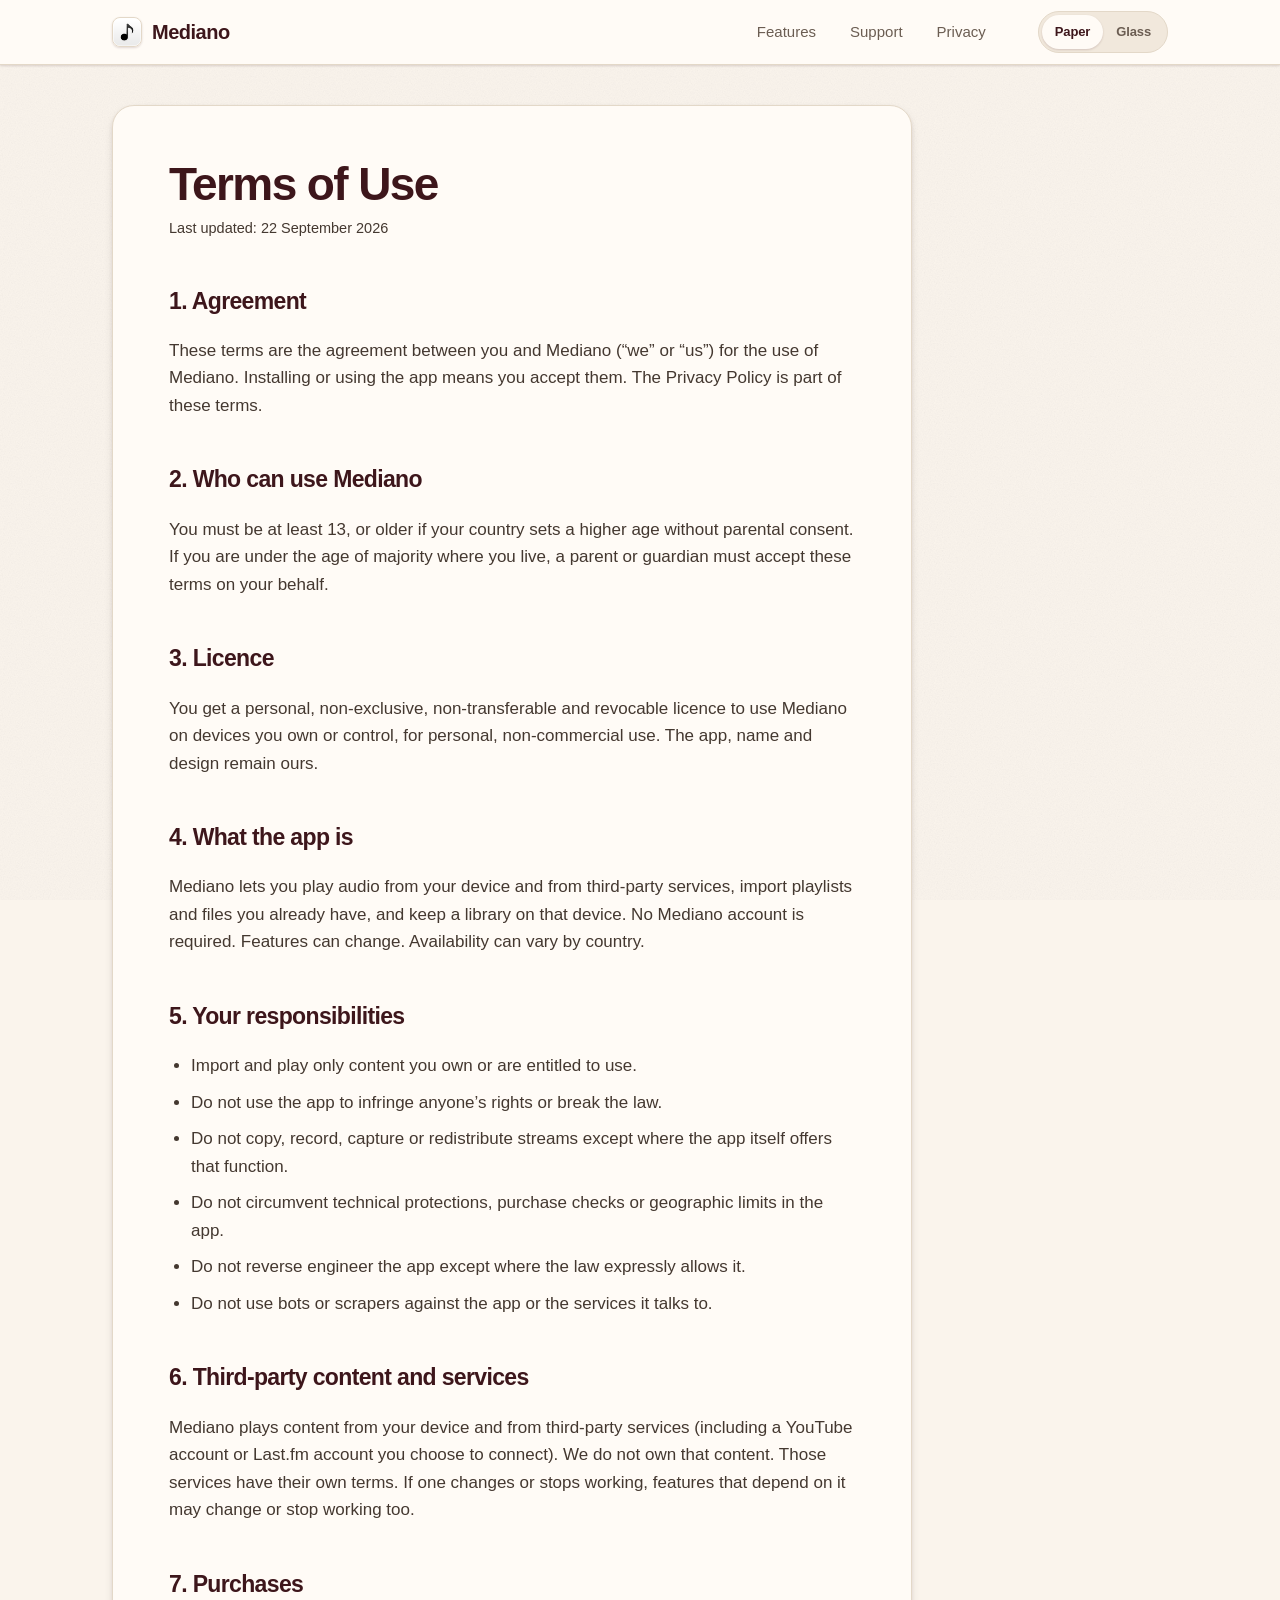
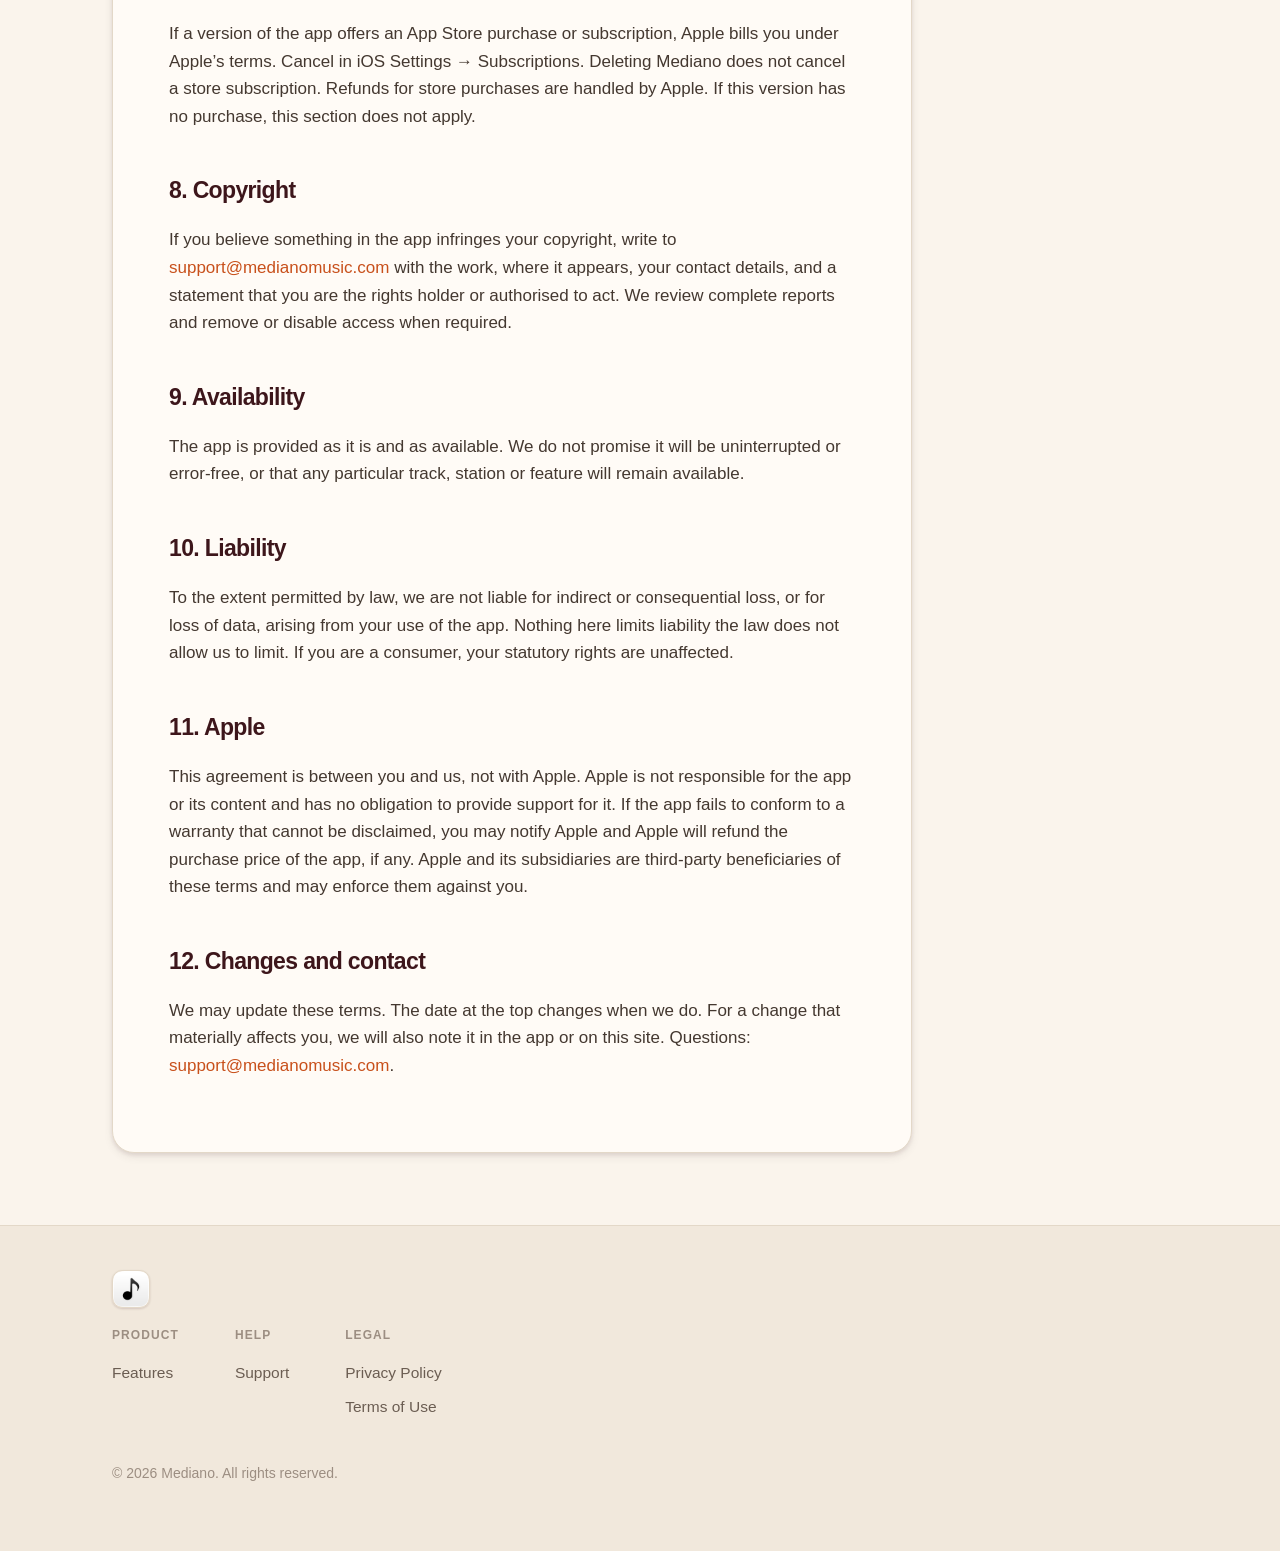
<file: terms.html>
<!DOCTYPE html>
<html lang="en">
<head>
<meta charset="UTF-8">
<meta name="viewport" content="width=device-width, initial-scale=1">
<title>Terms of Use — Mediano</title>
<meta name="theme-color" content="#FAF4EC">
<link rel="canonical" href="https://medianomusic.com/terms.html">
<link rel="icon" href="favicon.png">
<link rel="stylesheet" href="styles.css?v=7">
</head>
<body>

<header>
  <nav class="nav wrap">
    <a class="logo" href="/"><img src="img/appicon.png" alt=""> Mediano</a>
    <div class="nav-links">
      <a href="index.html#features">Features</a>
      <a href="support.html">Support</a>
      <a href="privacy.html">Privacy</a>
    </div>
      <div class="skin-switch" role="group" aria-label="Site design">
        <button type="button" data-skin="paper" aria-pressed="true">Paper</button>
        <button type="button" data-skin="glass" aria-pressed="false">Glass</button>
      </div>
  </nav>
</header>

<main class="wrap">
  <article class="page">
  <h1>Terms of Use</h1>
  <p class="updated">Last updated: 22 September 2026</p>

  <h2>1. Agreement</h2>
  <p>These terms are the agreement between you and Mediano (“we” or “us”) for the use of Mediano. Installing or using the app means you accept them. The Privacy Policy is part of these terms.</p>

  <h2>2. Who can use Mediano</h2>
  <p>You must be at least 13, or older if your country sets a higher age without parental consent. If you are under the age of majority where you live, a parent or guardian must accept these terms on your behalf.</p>

  <h2>3. Licence</h2>
  <p>You get a personal, non-exclusive, non-transferable and revocable licence to use Mediano on devices you own or control, for personal, non-commercial use. The app, name and design remain ours.</p>

  <h2>4. What the app is</h2>
  <p>Mediano lets you play audio from your device and from third-party services, import playlists and files you already have, and keep a library on that device. No Mediano account is required. Features can change. Availability can vary by country.</p>

  <h2>5. Your responsibilities</h2>
  <ul>
    <li>Import and play only content you own or are entitled to use.</li>
    <li>Do not use the app to infringe anyone’s rights or break the law.</li>
    <li>Do not copy, record, capture or redistribute streams except where the app itself offers that function.</li>
    <li>Do not circumvent technical protections, purchase checks or geographic limits in the app.</li>
    <li>Do not reverse engineer the app except where the law expressly allows it.</li>
    <li>Do not use bots or scrapers against the app or the services it talks to.</li>
  </ul>

  <h2>6. Third-party content and services</h2>
  <p>Mediano plays content from your device and from third-party services (including a YouTube account or Last.fm account you choose to connect). We do not own that content. Those services have their own terms. If one changes or stops working, features that depend on it may change or stop working too.</p>

  <h2>7. Purchases</h2>
  <p>If a version of the app offers an App Store purchase or subscription, Apple bills you under Apple’s terms. Cancel in iOS Settings → Subscriptions. Deleting Mediano does not cancel a store subscription. Refunds for store purchases are handled by Apple. If this version has no purchase, this section does not apply.</p>

  <h2>8. Copyright</h2>
  <p>If you believe something in the app infringes your copyright, write to <a href="mailto:support@medianomusic.com">support@medianomusic.com</a> with the work, where it appears, your contact details, and a statement that you are the rights holder or authorised to act. We review complete reports and remove or disable access when required.</p>

  <h2>9. Availability</h2>
  <p>The app is provided as it is and as available. We do not promise it will be uninterrupted or error-free, or that any particular track, station or feature will remain available.</p>

  <h2>10. Liability</h2>
  <p>To the extent permitted by law, we are not liable for indirect or consequential loss, or for loss of data, arising from your use of the app. Nothing here limits liability the law does not allow us to limit. If you are a consumer, your statutory rights are unaffected.</p>

  <h2>11. Apple</h2>
  <p>This agreement is between you and us, not with Apple. Apple is not responsible for the app or its content and has no obligation to provide support for it. If the app fails to conform to a warranty that cannot be disclaimed, you may notify Apple and Apple will refund the purchase price of the app, if any. Apple and its subsidiaries are third-party beneficiaries of these terms and may enforce them against you.</p>

  <h2>12. Changes and contact</h2>
  <p>We may update these terms. The date at the top changes when we do. For a change that materially affects you, we will also note it in the app or on this site. Questions: <a href="mailto:support@medianomusic.com">support@medianomusic.com</a>.</p>
  </article>
</main>

<footer>
  <div class="wrap">
    <img class="foot-mark" src="img/appicon.png" alt="Mediano">
    <div class="foot">
      <div class="foot-col"><h4>Product</h4><a href="index.html#features">Features</a></div>
      <div class="foot-col"><h4>Help</h4><a href="support.html">Support</a></div>
      <div class="foot-col"><h4>Legal</h4><a href="privacy.html">Privacy Policy</a><a href="terms.html">Terms of Use</a></div>
    </div>
    <p class="copy">© 2026 Mediano. All rights reserved.</p>
  </div>
</footer>

<script src="paper.js?v=7"></script>
</body>
</html>
</file>
<file: home.css>
/* ===================================================================
   Mediano — MOCKUP. Phone first.
   Paper, but in motion: sheets slide, deal, unfold and lift.
   Nothing here is on the live site.
   =================================================================== */

:root{
  --paper:#FAF4EC; --raised:#FFFBF6; --sunk:#F1E8DC; --warm:#EADFCE;
  --ink:#241A15; --soft:#6B5D52; --faint:#9C8E82;
  --maroon:#3D161B; --maroon-2:#54242B; --rust:#C8501B; --amber:#B8790E;
  --edge:#E3D8C8;
  --r:22px; --r-s:15px; --gut:20px;
  --l1:0 1px 2px rgba(61,22,27,.10),0 1px 3px rgba(61,22,27,.06);
  --l2:0 2px 6px rgba(61,22,27,.10),0 6px 16px rgba(61,22,27,.07);
  --l3:0 6px 14px rgba(61,22,27,.12),0 16px 34px rgba(61,22,27,.10);
  --l4:0 12px 24px rgba(61,22,27,.14),0 30px 60px rgba(61,22,27,.12);
  --nav-h:64px;
}

*{box-sizing:border-box}
html,body{overflow-x:hidden;max-width:100%}
html{scroll-behavior:smooth;-webkit-text-size-adjust:100%}
body{
  margin:0;background:var(--paper);color:var(--ink);
  font:16px/1.6 -apple-system,BlinkMacSystemFont,"SF Pro Text","Segoe UI",Roboto,sans-serif;
  -webkit-font-smoothing:antialiased;overflow-x:hidden;
  padding-bottom:calc(var(--nav-h) + env(safe-area-inset-bottom));
}
a{color:var(--rust);text-decoration:none}
.wrap{max-width:1080px;margin:0 auto;padding-inline:var(--gut)}

/* grain + drifting light ------------------------------------------- */
/* Grain tiles straight onto the body. It used to be a fixed, full-viewport
   pseudo-element, which some renderers composite over everything below the
   fold — the whole page went blank past the hero. A plain repeating
   background costs nothing and cannot swallow the page. */
body{
  background-image:url("data:image/svg+xml,%3Csvg xmlns='http://www.w3.org/2000/svg' width='140' height='140'%3E%3Cfilter id='n'%3E%3CfeTurbulence type='fractalNoise' baseFrequency='.85' numOctaves='3'/%3E%3CfeColorMatrix type='saturate' values='0'/%3E%3C/filter%3E%3Crect width='140' height='140' filter='url(%23n)' opacity='.09'/%3E%3C/svg%3E");
}
.aura{position:fixed;inset:-20%;z-index:0;pointer-events:none;filter:blur(70px);opacity:.5}
.aura i{position:absolute;border-radius:50%;display:block}
.aura i:nth-child(1){width:52vw;height:52vw;left:-8vw;top:2vh;background:#E9B7C6;animation:drift1 22s ease-in-out infinite}
.aura i:nth-child(2){width:46vw;height:46vw;right:-6vw;top:26vh;background:#C7D9E8;animation:drift2 26s ease-in-out infinite}
.aura i:nth-child(3){width:58vw;height:58vw;left:10vw;bottom:-6vh;background:#F3DFAE;animation:drift3 30s ease-in-out infinite}
@keyframes drift1{50%{transform:translate3d(6vw,4vh,0) scale(1.12)}}
@keyframes drift2{50%{transform:translate3d(-5vw,6vh,0) scale(.9)}}
@keyframes drift3{50%{transform:translate3d(4vw,-5vh,0) scale(1.08)}}
main,header,footer,.tabbar{position:relative;z-index:1}

/* scroll progress --------------------------------------------------- */
.progress{
  position:fixed;top:0;left:0;height:3px;width:100%;z-index:60;
  background:linear-gradient(90deg,var(--rust),var(--amber));
  transform:scaleX(0);transform-origin:0 50%;
}

/* header ------------------------------------------------------------ */
header{
  position:sticky;top:0;z-index:50;
  background:rgba(255,251,246,.86);
  backdrop-filter:saturate(180%) blur(18px);
  -webkit-backdrop-filter:saturate(180%) blur(18px);
  border-bottom:1px solid var(--edge);
}
.nav{display:flex;align-items:center;gap:12px;height:56px}
.logo{display:inline-flex;align-items:center;gap:9px;font-weight:800;font-size:17px;color:var(--maroon)}
.logo img{width:27px;height:27px;border-radius:8px;border:1px solid var(--edge);box-shadow:var(--l1)}
.skin{margin-left:auto;display:inline-flex;background:var(--sunk);border:1px solid var(--edge);border-radius:999px;padding:3px}
.skin button{
  appearance:none;border:0;background:transparent;font:inherit;font-size:12.5px;font-weight:700;
  padding:6px 12px;border-radius:999px;color:var(--soft);cursor:pointer;transition:.25s
}
.skin button[aria-pressed="true"]{background:var(--raised);color:var(--maroon);box-shadow:var(--l1)}

/* hero -------------------------------------------------------------- */
.hero{padding-block:36px 8px;text-align:center}
.chip{
  display:inline-flex;align-items:center;gap:8px;background:var(--raised);
  border:1px solid var(--edge);border-radius:999px;padding:7px 15px 7px 9px;
  font-size:12.5px;font-weight:700;color:var(--maroon);box-shadow:var(--l1);margin-bottom:18px
}
.chip img{width:19px;height:19px;border-radius:6px}
h1{
  font-size:clamp(40px,12vw,84px);line-height:.92;letter-spacing:-.04em;
  font-weight:800;margin:0 0 14px;color:var(--maroon)
}
h1 em{font-style:normal;color:var(--rust)}
.lede{color:var(--soft);font-size:17px;margin:0 auto 22px;max-width:30ch}

/* line-by-line reveal: uncovered, never faded (PaperUnfold rule 1) */
.line{display:block;overflow:hidden}
.line span{display:block;transform:translateY(105%);animation:rise .78s cubic-bezier(.19,.9,.28,1) forwards}
.line:nth-child(2) span{animation-delay:.1s}
.line:nth-child(3) span{animation-delay:.2s}
@keyframes rise{to{transform:translateY(0)}}

/* buttons ----------------------------------------------------------- */
.row{display:flex;gap:10px;justify-content:center;flex-wrap:wrap}
.btn{
  position:relative;overflow:hidden;display:inline-flex;align-items:center;gap:8px;
  padding:14px 24px;border-radius:999px;font-weight:700;font-size:15.5px;border:1px solid transparent;
  cursor:pointer;transition:transform .2s,box-shadow .2s
}
.btn-p{background:var(--rust);color:#FFF7F1;box-shadow:var(--l2)}
.btn-p:active{transform:translateY(2px) scale(.99)}
.btn-g{background:var(--raised);color:var(--maroon);border-color:var(--edge);box-shadow:var(--l1)}
.ripple{position:absolute;border-radius:50%;transform:scale(0);background:currentColor;opacity:.25;pointer-events:none;animation:rip .6s cubic-bezier(.22,.61,.36,1) forwards}
@keyframes rip{to{transform:scale(2.8);opacity:0}}

/* hero phone: floats, tilts to the pointer -------------------------- */
.stage{position:relative;display:grid;place-items:center;margin-top:18px;perspective:1000px}
.stage img{
  width:min(260px,66vw);height:auto;border-radius:28px;
  box-shadow:0 26px 50px rgba(61,22,27,.30),0 8px 16px rgba(61,22,27,.18);
  animation:float 7s ease-in-out infinite;transform-style:preserve-3d;
  transition:transform .4s cubic-bezier(.2,.8,.2,1)
}
@keyframes float{50%{transform:translateY(-12px)}}

/* marquee ----------------------------------------------------------- */
.ticker{
  margin-top:26px;border-block:1px solid var(--edge);background:var(--raised);
  overflow:hidden;width:100%;max-width:100%;min-width:0;padding-block:11px
}
.ticker div{display:flex;gap:26px;width:max-content;animation:slide 26s linear infinite}
.ticker b{
  font-size:13px;font-weight:800;letter-spacing:.12em;text-transform:uppercase;
  color:var(--maroon);white-space:nowrap
}
.ticker b::after{content:"✦";margin-left:26px;color:var(--rust)}
@keyframes slide{to{transform:translateX(-50%)}}

/* sections ---------------------------------------------------------- */
section{padding-block:46px}
h2{font-size:clamp(28px,8vw,44px);line-height:1.02;letter-spacing:-.03em;font-weight:800;margin:0 0 10px;color:var(--maroon)}
.sub{color:var(--soft);margin:0 0 24px;font-size:16px}

/* unfold on scroll (clip, not fade) */
.up{clip-path:inset(0 0 100% 0)}
.js .up:not(.done){will-change:clip-path}
.up.in{clip-path:inset(0 0 0 0);transition:clip-path .55s cubic-bezier(.19,.87,.3,1.01)}
/* Once it has finished opening, drop the clip entirely — an inset(0) clip
   keeps cutting everything that lives outside the box, which squares off
   every shadow at the corners. */
.up.done{clip-path:none;transition:none}

/* ---------- the deck: drag left / right ---------- */
.deck{
  position:relative;margin-inline:calc(var(--gut)*-1);padding-block:6px 4px;
  width:100%;max-width:100%;box-sizing:border-box
}
.rail{
  display:flex;gap:16px;perspective:1200px;overflow-x:auto;scroll-snap-type:x mandatory;
  width:100%;max-width:100%;box-sizing:border-box;
  padding-inline:calc(50vw - 122px);padding-block:26px 12px;
  scrollbar-width:none;-ms-overflow-style:none;cursor:grab;
  -webkit-overflow-scrolling:touch
}
.rail::-webkit-scrollbar{display:none}
.rail.drag{cursor:grabbing;scroll-snap-type:none}
.card{
  flex:0 0 244px;scroll-snap-align:center;background:var(--raised);
  border:1px solid var(--edge);border-radius:26px;padding:12px 12px 16px;
  box-shadow:var(--l3);transform-origin:50% 50%;
  transition:box-shadow .3s;will-change:transform
}
.card img{width:100%;height:auto;display:block;border-radius:17px;background:var(--maroon);pointer-events:none}
.card figcaption{margin-top:11px;text-align:center;font-size:14px;font-weight:700;color:var(--maroon)}
.card figcaption span{display:block;font-weight:500;font-size:12.5px;color:var(--faint);margin-top:2px}
.dots{display:flex;gap:7px;justify-content:center;margin-top:6px;width:100%;max-width:100%;box-sizing:border-box}
.dots i{width:7px;height:7px;border-radius:50%;background:var(--warm);transition:.3s}
.dots i.on{background:var(--rust);width:22px;border-radius:99px}
.hint{text-align:center;font-size:12px;letter-spacing:.1em;text-transform:uppercase;color:var(--faint);margin-top:12px;width:100%;max-width:100%;box-sizing:border-box}

/* ---------- stats ---------- */
.stats{display:grid;grid-template-columns:repeat(3,1fr);gap:10px;margin-top:22px}
.stat{background:var(--maroon);border-radius:var(--r);padding:18px 12px;text-align:center;box-shadow:var(--l3)}
.stat b{display:block;font-size:clamp(22px,7vw,32px);font-weight:800;letter-spacing:-.03em;color:#FBEFE6;line-height:1}
.stat span{display:block;margin-top:6px;font-size:10.5px;font-weight:700;letter-spacing:.1em;text-transform:uppercase;color:#C9AEA3}

/* ---------- swipe demo ---------- */
.swipe{
  margin-top:20px;background:var(--maroon);border-radius:20px;padding:16px 10px 12px;
  box-shadow:inset 0 2px 10px rgba(0,0,0,.35);overflow:hidden
}
.swipe .strip{position:relative;display:grid;grid-template-columns:auto 1fr auto;align-items:center;gap:4px}
.swipe img{width:100%;border-radius:12px;display:block;box-shadow:0 6px 16px rgba(0,0,0,.4);animation:nudgeimg 4.4s ease-in-out infinite}
@keyframes nudgeimg{0%,58%,100%{transform:translateX(0)}70%{transform:translateX(-10px)}84%{transform:translateX(10px)}}
.swipe .c{color:#F0A97C;display:grid;place-items:center;width:26px}
.swipe .c.l{animation:nl 2.4s ease-in-out infinite}
.swipe .c.r{animation:nr 2.4s ease-in-out infinite}
@keyframes nl{0%,62%,100%{transform:translateX(0);opacity:.7}76%{transform:translateX(-4px);opacity:1}}
@keyframes nr{0%,62%,100%{transform:translateX(0);opacity:.7}76%{transform:translateX(4px);opacity:1}}
.swipe p{margin:12px 0 0;text-align:center;font-size:11.5px;letter-spacing:.11em;text-transform:uppercase;color:#C9AEA3}

/* ---------- closing ---------- */
.end{background:var(--maroon);border-radius:26px;padding:30px 22px 32px;box-shadow:var(--l4);text-align:center}
.end img{width:66px;height:66px;border-radius:19px;box-shadow:var(--l3);margin-bottom:16px}
.end h2{color:#FBEFE6}
.end p{color:#D8C3B8;margin:0 0 20px}

/* ---------- app-style bottom bar ---------- */
.tabbar{
  position:fixed;left:0;right:0;bottom:0;z-index:55;
  padding:8px var(--gut) calc(8px + env(safe-area-inset-bottom));
  background:rgba(255,251,246,.9);
  backdrop-filter:saturate(180%) blur(20px);-webkit-backdrop-filter:saturate(180%) blur(20px);
  border-top:1px solid var(--edge);
  display:grid;grid-template-columns:repeat(4,1fr);gap:4px
}
.tabbar a{
  display:grid;place-items:center;gap:3px;padding:6px 0;border-radius:14px;
  font-size:10.5px;font-weight:700;letter-spacing:.02em;color:var(--faint);transition:.25s
}
.tabbar a svg{width:21px;height:21px}
.tabbar a.on{color:var(--maroon);background:var(--sunk)}

footer{padding:26px var(--gut) 34px;text-align:center;color:var(--faint);font-size:13px}

/* The deck is not inside .wrap, so the negative gutters only hang off the screen. */
@media (max-width:759px){
  .deck{margin-inline:0}
}

/* ---------- wider screens ---------- */
@media (min-width:760px){
  :root{--gut:28px}
  .hero{padding-block:64px 12px}
  .tiles{grid-template-columns:repeat(4,1fr)}
  .paints{grid-template-columns:repeat(11,1fr)}
  .rail{padding-inline:calc(50vw - 150px)}
  .card{flex-basis:284px}
  .tabbar{display:none}
  body{padding-bottom:0}
  .stats{max-width:620px;margin-inline:auto}
}

@media (prefers-reduced-motion:reduce){
  *,*::before,*::after{animation:none!important;transition:none!important}
  .up{clip-path:none!important}
  .line span{transform:none}
}

/* ================= GLASS SKIN (white) ================= */
html[data-skin="glass"]{
  --paper:#FFFFFF;--raised:rgba(255,255,255,.72);--sunk:rgba(16,16,22,.04);
  --warm:rgba(16,16,22,.06);--ink:#16161A;--soft:#5B5B66;--faint:#8E8E9A;
  --maroon:#0E0E12;--maroon-2:rgba(16,16,22,.06);--rust:#1F6FEB;--edge:rgba(16,16,22,.10);
  --l1:0 1px 2px rgba(16,16,22,.05);--l2:0 2px 8px rgba(16,16,22,.07);
  --l3:0 6px 16px rgba(16,16,22,.08);--l4:0 14px 34px rgba(16,16,22,.10);
}
html[data-skin="glass"] .aura{opacity:.42;filter:blur(80px)}
html[data-skin="glass"] .aura i:nth-child(1){background:#8FB4FF}
html[data-skin="glass"] .aura i:nth-child(2){background:#FFA7BD}
html[data-skin="glass"] .aura i:nth-child(3){background:#9AE6D8}
html[data-skin="glass"] header,
html[data-skin="glass"] .tabbar,
html[data-skin="glass"] .card,
html[data-skin="glass"] .tile,
html[data-skin="glass"] .chip,
html[data-skin="glass"] .ticker,
html[data-skin="glass"] .stat,
html[data-skin="glass"] .swipe,
html[data-skin="glass"] .end,
html[data-skin="glass"] .skin{
  background:var(--raised);
  backdrop-filter:blur(26px) saturate(190%);-webkit-backdrop-filter:blur(26px) saturate(190%);
  border:1px solid var(--edge);
  box-shadow:inset 0 1px 0 rgba(255,255,255,.9),var(--l2)
}
html[data-skin="glass"] header,html[data-skin="glass"] .tabbar{border-radius:0}
html[data-skin="glass"] .tile:nth-child(3n+1){background:rgba(255,255,255,.86)}
html[data-skin="glass"] .tile:nth-child(3n+1) b,
html[data-skin="glass"] .stat b,
html[data-skin="glass"] .end h2{color:var(--maroon)}
html[data-skin="glass"] .tile:nth-child(3n+1) span,
html[data-skin="glass"] .stat span,
html[data-skin="glass"] .end p{color:var(--soft)}
html[data-skin="glass"] .tile:nth-child(3n+1) .g{background:rgba(16,16,22,.05);color:var(--rust)}
html[data-skin="glass"] .btn-p{background:rgba(31,111,235,.94);color:#fff;box-shadow:inset 0 1px 0 rgba(255,255,255,.4),var(--l2)}
html[data-skin="glass"] .btn-g{background:rgba(255,255,255,.75);color:var(--maroon)}
html[data-skin="glass"] .swipe{box-shadow:inset 0 2px 10px rgba(16,16,22,.07)}
html[data-skin="glass"] .swipe .c{color:var(--rust)}
html[data-skin="glass"] .swipe p{color:var(--faint)}
html[data-skin="glass"] .card img{background:rgba(16,16,22,.06)}
html[data-skin="glass"] .end img{box-shadow:var(--l3)}
html[data-skin="glass"] body,html[data-skin="paper"] body{transition:background-color .5s}

/* ---------- bento ----------
   Uneven on purpose: two cells earn a double width, one a double height,
   so the eye has somewhere to go instead of scanning a chequerboard. */
.bento{display:grid;grid-template-columns:repeat(2,1fr);gap:11px;grid-auto-rows:minmax(112px,auto)}
.cell{
  position:relative;overflow:hidden;background:var(--raised);border:1px solid var(--edge);
  border-radius:20px;padding:16px 15px;box-shadow:var(--l1);
  display:flex;flex-direction:column;gap:2px;
  transition:transform .28s cubic-bezier(.2,.8,.2,1),box-shadow .28s
}
.cell:active{transform:scale(.975)}
@media (hover:hover){.cell:hover{transform:translateY(-4px);box-shadow:var(--l3)}}
.cell .ic{
  width:38px;height:38px;border-radius:12px;display:grid;place-items:center;
  background:var(--warm);color:var(--maroon);margin-bottom:10px;flex:none;
  transition:transform .3s cubic-bezier(.2,.9,.25,1.2)
}
.cell .ic svg{width:21px;height:21px}
@media (hover:hover){.cell:hover .ic{transform:rotate(-8deg) scale(1.08)}}
.cell h3{margin:0;font-size:15.5px;letter-spacing:-.015em;color:var(--maroon);font-weight:700}
.cell p{margin:2px 0 0;font-size:13px;color:var(--faint);line-height:1.45}
.cell.wide{grid-column:span 2}
.cell.tall{grid-row:span 2;justify-content:flex-start}
.cell.ink{background:var(--maroon);border-color:var(--maroon)}
.cell.ink h3{color:#FBEFE6}
.cell.ink p{color:#C9AEA3}
.cell.ink .ic{background:var(--maroon-2);color:#F0A97C}

/* the import cell gets a little equaliser that keeps working */
.bars{display:flex;gap:5px;align-items:flex-end;height:26px;margin-top:12px}
.bars i{width:5px;border-radius:3px;background:#F0A97C;opacity:.85;animation:bar 1.5s ease-in-out infinite}
.bars i:nth-child(1){height:40%;animation-delay:0s}
.bars i:nth-child(2){height:75%;animation-delay:.15s}
.bars i:nth-child(3){height:55%;animation-delay:.3s}
.bars i:nth-child(4){height:95%;animation-delay:.45s}
.bars i:nth-child(5){height:60%;animation-delay:.6s}
.bars i:nth-child(6){height:35%;animation-delay:.75s}
@keyframes bar{50%{transform:scaleY(.45)}}

/* ---------- theme try-on ----------
   The Now Playing screen, rebuilt. Colours are AuriaPalette's bg / surface /
   surfaceWarm; text and hairlines come off AuriaTheme's ink rule
   (isDark ? #F2ECDF : #13110E, then 78% / 58% / 10%). */
.theme{display:grid;justify-items:center;gap:22px}
.phone{
  position:relative;width:min(272px,72vw);border-radius:34px;padding:9px 13px 12px;
  background:var(--pv-bg,#FAF4EC);border:1px solid rgba(0,0,0,.10);
  /* Soft, layered, and it follows the 34px radius. A filter: drop-shadow
     stack looked the same and cost a compositor layer per element. */
  box-shadow:0 2px 4px rgba(61,22,27,.08),
             0 10px 20px rgba(61,22,27,.11),
             0 28px 50px rgba(61,22,27,.13);
  color:var(--pv-ink,#13110E);font-size:10px;line-height:1.3;overflow:hidden;
  transition:background .55s cubic-bezier(.4,0,.2,1),color .55s
}
.phone svg{width:13px;height:13px;flex:none}

.pv-status{display:flex;align-items:center;justify-content:space-between;padding:2px 4px 8px}
.pv-status b{font-size:10px;font-weight:700}
.pv-status .notch{width:56px;height:14px;border-radius:9px;background:#000;opacity:.9}
.pv-status .sig{width:22px;height:9px;border-radius:2px;border:1px solid currentColor;opacity:.5}

.pv-bar{display:flex;align-items:center;justify-content:space-between;padding:0 2px 10px;opacity:.9}
.pv-bar span{font-size:7.5px;font-weight:700;letter-spacing:.2em;opacity:.7}

.pv-seg{display:flex;gap:5px;justify-content:center;padding-bottom:10px}
.pv-seg b{
  display:inline-flex;align-items:center;gap:4px;font-size:8.5px;font-weight:600;
  padding:4px 9px;border-radius:99px;opacity:.72
}
.pv-seg b svg{width:11px;height:11px}
.pv-seg b.on{background:var(--pv-ink,#13110E);color:var(--pv-bg,#FAF4EC);opacity:1}

.pv-art{
  display:block;width:100%;aspect-ratio:1;object-fit:cover;border-radius:12px;
  background:var(--pv-warm,#EADFCE);box-shadow:0 6px 18px rgba(0,0,0,.22)
}

.pv-title{display:flex;align-items:center;gap:8px;margin-top:12px}
.pv-title h4{margin:0;flex:1;min-width:0;font:600 19px/1.1 ui-serif,"New York",Georgia,serif;letter-spacing:-.01em}
.pv-acts{display:flex;gap:5px}
.pv-acts i,.pv-row2 i{
  width:23px;height:23px;border-radius:7px;display:grid;place-items:center;
  background:var(--pv-surf,#FFFBF6);opacity:.95
}
.pv-acts i svg{width:12px;height:12px}
.pv-artist{margin:3px 0 0;font-size:9px;opacity:.58}

.pv-track{height:3px;border-radius:2px;margin-top:12px;background:var(--pv-warm,#EADFCE)}
.pv-track i{display:block;width:24%;height:100%;border-radius:2px;background:var(--pv-ink,#13110E);opacity:.85}
.pv-times{display:flex;justify-content:space-between;margin-top:5px;font-size:7.5px;opacity:.55}

.pv-ctrl{display:flex;align-items:center;gap:6px;margin-top:12px}
.pv-ctrl .sq{
  width:38px;height:30px;border-radius:11px;display:grid;place-items:center;
  background:var(--pv-surf,#FFFBF6)
}
.pv-ctrl .sq svg{width:14px;height:14px}
.pv-ctrl .play{
  flex:1;height:30px;border-radius:99px;display:flex;align-items:center;justify-content:center;gap:6px;
  background:var(--pv-ink,#13110E);color:var(--pv-bg,#FAF4EC);font-size:10px;font-weight:700
}
.pv-ctrl .play svg{width:11px;height:11px}

.pv-row2{display:flex;gap:5px;margin-top:10px}
.pv-row2 i{flex:1;height:23px;border-radius:8px}
.pv-row2 i svg{width:12px;height:12px;opacity:.8}
.pv-row2 i.fill{
  background:var(--pv-ink,#13110E);color:var(--pv-bg,#FAF4EC);
  border-radius:99px;font-size:9px;letter-spacing:1px;flex:0 0 34px
}

.pv-name{
  margin:10px 0 0;text-align:center;font-size:8px;font-weight:800;
  letter-spacing:.16em;text-transform:uppercase;opacity:.52
}

.swatches{display:flex;flex-wrap:wrap;gap:9px;justify-content:center;max-width:430px}
.swatches button{
  width:34px;height:34px;border-radius:12px;cursor:pointer;padding:0;
  border:1px solid rgba(61,22,27,.14);box-shadow:var(--l1);
  transition:transform .25s cubic-bezier(.2,.9,.25,1.3),box-shadow .25s
}
.swatches button[aria-pressed="true"]{transform:scale(1.22);box-shadow:var(--l3);border-color:var(--rust)}
@media (hover:hover){.swatches button:hover{transform:scale(1.12)}}

@media (min-width:760px){
  .bento{grid-template-columns:repeat(4,1fr)}
  .theme{grid-template-columns:auto 1fr;justify-items:start;align-items:center;gap:40px}
}

html[data-skin="glass"] .cell,html[data-skin="glass"] .phone{
  background:var(--raised);
  backdrop-filter:blur(26px) saturate(190%);-webkit-backdrop-filter:blur(26px) saturate(190%);
  border:1px solid var(--edge);box-shadow:inset 0 1px 0 rgba(255,255,255,.9),var(--l2)
}
html[data-skin="glass"] .cell.ink{background:rgba(255,255,255,.86)}
html[data-skin="glass"] .cell.ink h3{color:var(--maroon)}
html[data-skin="glass"] .cell.ink p{color:var(--soft)}
html[data-skin="glass"] .cell.ink .ic{background:rgba(16,16,22,.05);color:var(--rust)}
html[data-skin="glass"] .bars i{background:var(--rust)}
html[data-skin="glass"] .phone{background:var(--pv-bg,#fff)}

/* two figures, not three */
.stats.two{grid-template-columns:repeat(2,1fr)}

/* ---------- footer ---------- */
footer{padding:0 var(--gut) 34px;text-align:left;color:var(--soft);font-size:13px}
.foot-box{
  background:var(--raised);border:1px solid var(--edge);border-radius:24px;
  padding:26px 22px 20px;box-shadow:var(--l1)
}
.foot-top{margin-bottom:22px}
.foot-brand{
  display:inline-flex;align-items:center;gap:9px;font-weight:800;font-size:17px;
  color:var(--maroon);margin-bottom:8px
}
.foot-brand img{width:26px;height:26px;border-radius:8px;border:1px solid var(--edge)}
.foot-top p{margin:0;font-size:13.5px;color:var(--faint);max-width:34ch;line-height:1.5}

.foot-cols{display:grid;grid-template-columns:repeat(2,1fr);gap:20px 14px}
.foot-cols h5{
  margin:0 0 9px;font-size:10.5px;font-weight:800;letter-spacing:.11em;
  text-transform:uppercase;color:var(--faint)
}
.foot-cols a{
  display:block;margin-bottom:7px;font-size:13.5px;color:var(--soft);
  word-break:break-word;transition:color .2s
}
.foot-cols a:hover{color:var(--maroon)}

.foot-end{
  display:flex;flex-wrap:wrap;gap:6px 16px;justify-content:space-between;
  margin-top:22px;padding-top:15px;border-top:1px solid var(--edge);
  font-size:11.5px;color:var(--faint)
}
.foot-note{opacity:.75}

@media (min-width:760px){
  .foot-box{padding:32px 30px 24px}
  .foot-cols{grid-template-columns:repeat(4,1fr);gap:18px}
}
html[data-skin="glass"] .foot-box{
  background:var(--raised);
  backdrop-filter:blur(26px) saturate(190%);-webkit-backdrop-filter:blur(26px) saturate(190%);
  border:1px solid var(--edge);box-shadow:inset 0 1px 0 rgba(255,255,255,.9),var(--l2)
}
</file>
<file: styles.css>
/* ===================================================================
   Mediano — paper.
   The web translation of the app's design language.

   Taken straight from the app:
     · AuriaPalette.linen / .bone      -> the paper the site is printed on
     · AuriaPalette.maroon (default)   -> the brand ink
     · builtInAccents "Rust" #C8501B   -> the accent that acts
     · PaperMetrics.openRadius 22      -> every corner
     · PaperMetrics.sideInset 22       -> every gutter
     · PaperMotion.unfold spring       -> how things arrive

   PaperUnfold's rules are law here too:
     1. A sheet is opaque from frame one. No opacity animation. Ever.
     2. Content never scales and never reflows. It sits at final size
        and gets uncovered.
     3. No blur, no cross-fade, no placeholder.
   =================================================================== */

:root {
  /* paper */
  --paper:        #FAF4EC;  /* linen bg       */
  --paper-raised: #FFFBF6;  /* linen surface  */
  --paper-warm:   #EADFCE;  /* linen warm     */
  --paper-sunk:   #F1E8DC;  /* linen bgSoft   */

  /* ink */
  --ink:          #241A15;  /* cocoa bg, used as text */
  --ink-soft:     #6B5D52;
  --ink-faint:    #9C8E82;

  /* brand */
  --maroon:       #3D161B;  /* default palette bg      */
  --maroon-lift:  #54242B;  /* default palette surface */
  --rust:         #C8501B;  /* accent "Rust"           */
  --amber:        #B8790E;  /* accent "Amber"          */

  /* paper edges — warm, never grey */
  --edge:         #E3D8C8;

  /* Material elevation, warmed. Two shadows each: key light + ambient. */
  --lift-1: 0 1px 2px rgba(61, 22, 27, .10), 0 1px 3px rgba(61, 22, 27, .06);
  --lift-2: 0 2px 4px rgba(61, 22, 27, .10), 0 4px 10px rgba(61, 22, 27, .07);
  --lift-3: 0 4px 8px rgba(61, 22, 27, .11), 0 10px 22px rgba(61, 22, 27, .09);
  --lift-4: 0 8px 14px rgba(61, 22, 27, .13), 0 20px 40px rgba(61, 22, 27, .11);

  --radius:  22px;   /* PaperMetrics.openRadius */
  --radius-s: 14px;
  --inset:   22px;   /* PaperMetrics.sideInset  */
  --maxw:   1100px;
}

* { box-sizing: border-box; }
html { scroll-behavior: smooth; }

body {
  margin: 0;
  color: var(--ink);
  background: var(--paper);
  font: 17px/1.62 -apple-system, BlinkMacSystemFont, "SF Pro Text", "Segoe UI",
        Roboto, Helvetica, Arial, sans-serif;
  -webkit-font-smoothing: antialiased;
  text-rendering: optimizeLegibility;
}

/* The grain. A single tiled SVG, so the paper is never a flat colour.
   z-index: -1 keeps this fixed layer behind the page for good. At z-index 0
   it could composite over everything below the fold and blank the page. */
body::before {
  content: "";
  position: fixed; inset: 0; pointer-events: none; z-index: -1;
  opacity: .45;
  background-image: url("data:image/svg+xml,%3Csvg xmlns='http://www.w3.org/2000/svg' width='140' height='140'%3E%3Cfilter id='n'%3E%3CfeTurbulence type='fractalNoise' baseFrequency='.85' numOctaves='3'/%3E%3CfeColorMatrix type='saturate' values='0'/%3E%3C/filter%3E%3Crect width='140' height='140' filter='url(%23n)' opacity='.22'/%3E%3C/svg%3E");
}
main, header, footer { position: relative; z-index: 1; }

a { color: var(--rust); text-decoration: none; }
a:hover { text-decoration: underline; }

.wrap { max-width: var(--maxw); margin: 0 auto; padding-inline: var(--inset); }

/* ---------------- top bar: a sheet laid over the page ---------------- */
header {
  position: sticky; top: 0; z-index: 40;
  background: var(--paper-raised);
  border-bottom: 1px solid var(--edge);
  box-shadow: var(--lift-1);
}
.nav { display: flex; align-items: center; gap: 24px; height: 64px; }
.logo {
  font-weight: 800; font-size: 20px; letter-spacing: -.025em;
  color: var(--maroon);
}
.logo:hover { text-decoration: none; }
.nav-links { margin-left: auto; display: flex; gap: 6px; }
.nav-links a {
  color: var(--ink-soft); font-size: 15px; font-weight: 500;
  padding: 8px 14px; border-radius: 999px;
}
.nav-links a:hover { background: var(--paper-sunk); color: var(--ink); text-decoration: none; }

/* ---------------- hero ---------------- */
.hero { padding-block: 84px 20px; }
.hero-inner { max-width: 760px; }

.chip {
  display: inline-flex; align-items: center; gap: 8px;
  background: var(--paper-raised); border: 1px solid var(--edge);
  border-radius: 999px; padding: 7px 16px 7px 12px;
  font-size: 13.5px; font-weight: 600; color: var(--maroon);
  box-shadow: var(--lift-1); margin-bottom: 26px;
}
.chip .dot {
  width: 8px; height: 8px; border-radius: 50%; background: var(--rust);
}

h1 {
  font-size: clamp(42px, 7.4vw, 82px);
  line-height: .98; letter-spacing: -.035em; font-weight: 800;
  margin: 0 0 22px; color: var(--maroon);
}
h1 em { font-style: normal; color: var(--rust); }

.lede {
  font-size: clamp(17px, 2.1vw, 21px); color: var(--ink-soft);
  max-width: 600px; margin: 0 0 32px;
}

/* ---------------- buttons: paper that presses ---------------- */
.row { display: flex; gap: 12px; flex-wrap: wrap; align-items: center; }

.btn {
  position: relative; overflow: hidden;
  display: inline-flex; align-items: center; gap: 9px;
  padding: 14px 26px; border-radius: 999px;
  font-size: 16px; font-weight: 650; border: 1px solid transparent;
  cursor: pointer; user-select: none;
  transition: box-shadow .18s ease, transform .18s ease, background .18s ease;
}
.btn-primary {
  background: var(--rust); color: #FFF7F1; box-shadow: var(--lift-2);
}
.btn-primary:hover { box-shadow: var(--lift-3); transform: translateY(-1px); text-decoration: none; }
.btn-primary:active { box-shadow: var(--lift-1); transform: translateY(1px); }

.btn-paper {
  background: var(--paper-raised); color: var(--maroon);
  border-color: var(--edge); box-shadow: var(--lift-1);
}
.btn-paper:hover { box-shadow: var(--lift-2); transform: translateY(-1px); text-decoration: none; }
.btn-paper:active { box-shadow: none; transform: translateY(1px); }

.btn[aria-disabled="true"] { opacity: .5; pointer-events: none; }

/* Material ripple — driven by paper.js */
.ripple {
  position: absolute; border-radius: 50%; transform: scale(0);
  background: currentColor; opacity: .26; pointer-events: none;
  animation: ripple .55s cubic-bezier(.22,.61,.36,1) forwards;
}
@keyframes ripple { to { transform: scale(2.6); opacity: 0; } }

/* ---------------- sections ---------------- */
section { padding-block: 64px; }
.section-head { max-width: 640px; margin-bottom: 36px; }
h2 {
  font-size: clamp(30px, 4.2vw, 44px); letter-spacing: -.028em;
  font-weight: 800; margin: 0 0 12px; color: var(--maroon);
}
.section-lede { color: var(--ink-soft); margin: 0; font-size: 18px; }

/* ---------------- the sheets ---------------- */
.grid {
  display: grid; gap: 16px;
  grid-template-columns: repeat(auto-fit, minmax(258px, 1fr));
}

.sheet {
  background: var(--paper-raised);
  border: 1px solid var(--edge);
  border-radius: var(--radius);
  padding: 26px 24px 28px;
  box-shadow: var(--lift-1);
  transition: box-shadow .22s ease, transform .22s ease;
}
.sheet:hover { box-shadow: var(--lift-3); transform: translateY(-3px); }

.sheet h3 {
  margin: 0 0 8px; font-size: 19px; font-weight: 700;
  letter-spacing: -.015em; color: var(--maroon);
}
.sheet p { margin: 0; color: var(--ink-soft); font-size: 15.5px; line-height: 1.55; }

.sheet .mark {
  width: 40px; height: 40px; border-radius: 12px; margin-bottom: 16px;
  display: grid; place-items: center;
  background: var(--paper-warm); color: var(--maroon);
  font-size: 19px; font-weight: 800;
}
.sheet.signature { background: var(--maroon); border-color: var(--maroon); }
.sheet.signature h3 { color: #FBEFE6; }
.sheet.signature p { color: #D8C3B8; }
.sheet.signature .mark { background: var(--maroon-lift); color: #F6D9C4; }

/* ---------------- specs: one folded strip ---------------- */
.specs {
  display: grid; gap: 1px; background: var(--edge);
  border: 1px solid var(--edge); border-radius: var(--radius);
  overflow: hidden; box-shadow: var(--lift-2);
  grid-template-columns: repeat(auto-fit, minmax(190px, 1fr));
}
.spec { background: var(--paper-raised); padding: 24px; }
.spec dt {
  margin: 0 0 6px; font-size: 12px; font-weight: 700; letter-spacing: .09em;
  text-transform: uppercase; color: var(--ink-faint);
}
.spec dd { margin: 0; font-size: 18px; font-weight: 700; color: var(--maroon); }

/* ---------------- closing band ---------------- */
.band {
  background: var(--maroon); color: #FBEFE6;
  border-radius: var(--radius); padding: clamp(32px, 6vw, 60px);
  box-shadow: var(--lift-4);
}
.band h2 { color: #FBEFE6; }
.band p { color: #D8C3B8; font-size: 18px; max-width: 520px; margin: 0 0 28px; }
.band .btn-paper { background: #FBEFE6; border-color: transparent; color: var(--maroon); }

/* ---------------- unfold (PaperMotion) ----------------
   Uncovered, never faded. The sheet is opaque the whole way. */
/* Safe by default: the sheet is only hidden once paper.js says it is running,
   so if the script never loads the page still reads perfectly. */
.paper-js .unfold { clip-path: inset(0 0 100% 0); }
.unfold.open {
  clip-path: inset(0 0 0 0);
  transition: clip-path .46s cubic-bezier(.19,.87,.30,1.02);  /* response .46 */
}
/* An inset(0) clip keeps cutting anything outside the box — which squares off
   every shadow at the corners. Once it is open, drop the clip entirely. */
.unfold.done { clip-path: none; transition: none; }
@media (prefers-reduced-motion: reduce) {
  .paper-js .unfold, .unfold.open { clip-path: none; transition: none; }
  html { scroll-behavior: auto; }
}

/* ---------------- legal / support pages ---------------- */
.page {
  background: var(--paper-raised); border: 1px solid var(--edge);
  border-radius: var(--radius); box-shadow: var(--lift-2);
  padding: clamp(28px, 5vw, 56px); margin-block: 40px 72px;
  max-width: 800px;
}
.page h1 { font-size: clamp(32px, 5vw, 46px); margin-bottom: 10px; }
.page h2 { font-size: 23px; margin-top: 42px; }
.page h3 { font-size: 17.5px; margin: 28px 0 6px; color: var(--maroon); font-weight: 700; }
.page p, .page li { color: #443830; }
.page ul { padding-left: 22px; }
.page li { margin-bottom: 9px; }
.updated { color: var(--ink-faint); font-size: 14.5px; margin: 0 0 34px; }

.note {
  background: #FDF1D8; border: 1px solid #E8C98A;
  border-left: 5px solid var(--amber);
  border-radius: var(--radius-s); padding: 16px 18px; margin: 22px 0;
  font-size: 15px; color: #5C4517;
}
.note code {
  background: #F3E2BC; border-radius: 6px; padding: 1px 6px;
  font-size: 13.5px; font-family: ui-monospace, SFMono-Regular, Menlo, monospace;
}

/* ---------------- footer ---------------- */
footer {
  background: var(--paper-sunk); border-top: 1px solid var(--edge);
  padding-block: 44px 52px; margin-top: 24px;
}
.foot { display: flex; gap: 56px; flex-wrap: wrap; }
.foot-col h4 {
  margin: 0 0 14px; font-size: 12px; font-weight: 700; letter-spacing: .09em;
  text-transform: uppercase; color: var(--ink-faint);
}
.foot-col a { display: block; color: var(--ink-soft); margin-bottom: 9px; font-size: 15.5px; }
.foot-col a:hover { color: var(--maroon); text-decoration: none; }
.copy { color: var(--ink-faint); font-size: 14px; margin-top: 34px; }

@media (max-width: 640px) {
  .hero { padding-block: 56px 12px; }
  section { padding-block: 46px; }
  .foot { gap: 32px; }
  .nav-links a { padding: 8px 10px; font-size: 14px; }
}

/* ---------------- the shots ----------------
   Screenshots sit on paper like photographs laid on a desk: a warm mount,
   a real shadow, and the device's own rounded screen preserved. */
.shots {
  display: grid; gap: 20px;
  grid-template-columns: repeat(4, 1fr);
}
.shot {
  margin: 0; background: var(--paper-raised);
  border: 1px solid var(--edge); border-radius: var(--radius);
  padding: 14px 14px 18px; box-shadow: var(--lift-2);
  transition: box-shadow .22s ease, transform .22s ease;
}
.shot:hover { box-shadow: var(--lift-4); transform: translateY(-4px); }
.shot img {
  display: block; width: 100%; height: auto;
  border-radius: 14px; background: var(--maroon);
}
.shot figcaption {
  margin-top: 13px; text-align: center;
  font-size: 14.5px; font-weight: 650; color: var(--maroon);
}
.shot figcaption span {
  display: block; font-weight: 400; color: var(--ink-faint); font-size: 13px;
}

/* On a phone the row becomes a swipe, with the paper edge bleeding off. */
@media (max-width: 860px) {
  .shots {
    grid-template-columns: repeat(4, 74%);
    overflow-x: auto; scroll-snap-type: x mandatory;
    padding-bottom: 10px; margin-inline: calc(var(--inset) * -1);
    padding-inline: var(--inset);
    scrollbar-width: none;
  }
  .shots::-webkit-scrollbar { display: none; }
  .shot { scroll-snap-align: center; }
}

/* ===================================================================
   LOUD. The app tints its whole screen from the album artwork —
   the site does the same thing with light behind the paper.
   =================================================================== */

/* ---- hero: type on the left, the app itself on the right ---- */
.stage {
  display: grid; grid-template-columns: 1.05fr .95fr;
  gap: 40px; align-items: center;
  padding-block: 72px 60px;
}
@media (max-width: 900px) {
  .stage { grid-template-columns: 1fr; gap: 8px; padding-block: 48px 40px; }
}

h1.huge {
  font-size: clamp(52px, 9vw, 104px);
  line-height: .9; letter-spacing: -.045em; margin: 0 0 18px;
}
.one-line { font-size: clamp(18px, 2.3vw, 23px); color: var(--ink-soft); margin: 0 0 30px; }

/* the glow: the artwork tint, escaped from the phone */
.glow { position: relative; display: grid; place-items: center; min-height: 420px; }
.glow::before {
  content: ""; position: absolute; inset: -6% -10%;
  background:
    radial-gradient(42% 40% at 30% 28%, #6B3FA0 0%, transparent 62%),
    radial-gradient(46% 42% at 72% 38%, #A81F3C 0%, transparent 64%),
    radial-gradient(52% 48% at 50% 82%, #1C6B63 0%, transparent 66%);
  filter: blur(46px); opacity: .58; z-index: 0;
}
.glow img {
  position: relative; z-index: 1;
  width: min(300px, 74vw); height: auto; border-radius: 30px;
  box-shadow: 0 30px 60px rgba(61,22,27,.34), 0 8px 18px rgba(61,22,27,.22);
}

/* ---- full-bleed maroon band with a fanned stack of phones ---- */
.dark-band {
  background: var(--maroon); color: #FBEFE6;
  padding-block: 72px 0; margin-top: 24px;
  overflow: hidden;
}
.dark-band h2 { color: #FBEFE6; margin-bottom: 8px; }
.dark-band .section-lede { color: #C9AEA3; }
.fan {
  display: flex; justify-content: center; align-items: flex-end;
  gap: 0; margin-top: 44px; padding-bottom: 0;
}
.fan img {
  width: min(252px, 30vw); height: auto; border-radius: 26px 26px 0 0;
  box-shadow: 0 -8px 40px rgba(0,0,0,.42);
  border: 1px solid rgba(251,239,230,.10); border-bottom: 0;
}
.fan img:nth-child(1) { transform: rotate(-7deg) translate(34px, 26px); z-index: 1; }
.fan img:nth-child(2) { transform: translateY(-6px); z-index: 3; }
.fan img:nth-child(3) { transform: rotate(7deg) translate(-34px, 26px); z-index: 2; }
@media (max-width: 700px) {
  .fan img:nth-child(1) { transform: rotate(-8deg) translate(48px, 32px); }
  .fan img:nth-child(3) { transform: rotate(8deg) translate(-48px, 32px); }
}

/* ---- tiles: a word and a mark, nothing more ---- */
.tiles {
  display: grid; gap: 14px;
  grid-template-columns: repeat(auto-fit, minmax(182px, 1fr));
}
.tile {
  background: var(--paper-raised); border: 1px solid var(--edge);
  border-radius: var(--radius); padding: 22px 20px 24px;
  box-shadow: var(--lift-1);
  transition: box-shadow .2s ease, transform .2s ease;
}
.tile:hover { box-shadow: var(--lift-3); transform: translateY(-3px); }
.tile b { display: block; font-size: 18px; letter-spacing: -.015em; color: var(--maroon); }
.tile span { display: block; margin-top: 3px; color: var(--ink-faint); font-size: 14px; }
.tile .glyph {
  font-size: 26px; line-height: 1; margin-bottom: 14px; display: block; color: var(--rust);
}

/* ---- palettes: the app's own themes, as paint ---- */
.paints { display: flex; flex-wrap: wrap; gap: 10px; }
.paint {
  width: 62px; height: 62px; border-radius: 16px;
  border: 1px solid rgba(61,22,27,.14); box-shadow: var(--lift-1);
}

/* ---- big closing type ---- */
.shout {
  font-size: clamp(34px, 6.2vw, 64px); line-height: .98;
  letter-spacing: -.035em; font-weight: 800; margin: 0 0 24px;
}

/* ---- corrections: louder ---- */
.band .shout {
  font-size: clamp(36px, 6.4vw, 68px); line-height: .98;
  letter-spacing: -.035em; font-weight: 800; color: #FBEFE6;
  margin: 0 0 26px; max-width: none;
}
.glow::before { opacity: .78; filter: blur(52px); inset: -12% -16%; }

.tiles { grid-template-columns: repeat(auto-fit, minmax(210px, 1fr)); gap: 16px; }
.tile { padding: 26px 24px 28px; }
.tile .glyph { font-size: 32px; margin-bottom: 18px; }
.tile b { font-size: 20px; }
.tile span { font-size: 14.5px; margin-top: 5px; }

/* every third tile is inked, so the grid has a pulse */
.tile:nth-child(3n+1) { background: var(--maroon); border-color: var(--maroon); }
.tile:nth-child(3n+1) b { color: #FBEFE6; }
.tile:nth-child(3n+1) span { color: #C9AEA3; }
.tile:nth-child(3n+1) .glyph { color: #F0A97C; }

.paints {
  display: grid; grid-template-columns: repeat(auto-fit, minmax(72px, 1fr));
  gap: 12px;
}
.paint { width: 100%; height: 88px; border-radius: 18px; }

/* 16 themes read as two clean rows of eight, not a ragged wrap */
@media (min-width: 900px) { .paints { grid-template-columns: repeat(8, 1fr); } }
@media (max-width: 899px) { .paints { grid-template-columns: repeat(4, 1fr); } }

/* ---- the mark, on the page itself ---- */
.logo { display: inline-flex; align-items: center; gap: 10px; }
.logo img {
  width: 30px; height: 30px; border-radius: 8px; display: block;
  box-shadow: var(--lift-1); border: 1px solid var(--edge);
}

/* big, over the closing band */
.band .mark-big {
  width: 84px; height: 84px; border-radius: 21px; display: block;
  margin-bottom: 24px; box-shadow: var(--lift-3);
}

/* the hero chip wears it too */
.chip img {
  width: 20px; height: 20px; border-radius: 6px; display: block;
  border: 1px solid var(--edge);
}

footer .foot-mark {
  width: 38px; height: 38px; border-radius: 10px; display: block;
  margin-bottom: 18px; border: 1px solid var(--edge); box-shadow: var(--lift-1);
}

/* ---- the two things nobody else does ---- */
.duo {
  display: grid; grid-template-columns: 1fr 1fr; gap: 18px;
}
@media (max-width: 860px) { .duo { grid-template-columns: 1fr; } }

.big-sheet {
  border-radius: var(--radius); padding: 34px 32px 36px;
  box-shadow: var(--lift-3); border: 1px solid var(--edge);
  background: var(--paper-raised);
}
.big-sheet.ink { background: var(--maroon); border-color: var(--maroon); }
.big-sheet h3 {
  font-size: clamp(24px, 3vw, 32px); letter-spacing: -.025em;
  font-weight: 800; margin: 0 0 12px; color: var(--maroon); line-height: 1.05;
}
.big-sheet.ink h3 { color: #FBEFE6; }
.big-sheet p { margin: 0; color: var(--ink-soft); font-size: 16.5px; }
.big-sheet.ink p { color: #D8C3B8; }
.big-sheet .kicker {
  display: inline-block; font-size: 12px; font-weight: 700;
  letter-spacing: .1em; text-transform: uppercase;
  color: var(--rust); margin-bottom: 14px;
}
.big-sheet.ink .kicker { color: #F0A97C; }

/* numbers doing the talking */
.figures { display: flex; gap: 28px; flex-wrap: wrap; margin-top: 26px; }
.figure b {
  display: block; font-size: clamp(26px, 3.4vw, 36px); font-weight: 800;
  letter-spacing: -.03em; color: #FBEFE6; line-height: 1;
}
.figure span {
  display: block; margin-top: 6px; font-size: 12.5px; font-weight: 600;
  letter-spacing: .08em; text-transform: uppercase; color: #C9AEA3;
}


/* ===================================================================
   GLASS — the app's second skin.
   White, not black. Liquid Glass is clear material over a light ground:
   the panes are frosted white, the rims are bright, and colour only
   ever arrives as a faint tint from what sits behind the glass.
   =================================================================== */

/* the switch */
.skin-switch {
  margin-left: 14px; display: inline-flex; align-items: center;
  background: var(--paper-sunk); border: 1px solid var(--edge);
  border-radius: 999px; padding: 3px; flex: none;
}
.skin-switch button {
  appearance: none; border: 0; cursor: pointer; font: inherit;
  font-size: 13px; font-weight: 650; letter-spacing: -.01em;
  padding: 6px 13px; border-radius: 999px; color: var(--ink-soft);
  background: transparent; transition: background .2s ease, color .2s ease;
}
.skin-switch button[aria-pressed="true"] {
  background: var(--paper-raised); color: var(--maroon); box-shadow: var(--lift-1);
}

html[data-skin="glass"] {
  --ink:          #16161A;
  --ink-soft:     #5B5B66;
  --ink-faint:    #8E8E9A;
  --maroon:       #0E0E12;          /* headings: near-black, not a colour */
  --edge:         rgba(16,16,22,.10);
  --paper:        #FFFFFF;
  --paper-raised: rgba(255,255,255,.72);
  --paper-sunk:   rgba(16,16,22,.04);
  --paper-warm:   rgba(16,16,22,.06);
  --rust:         #1F6FEB;          /* one live colour, iOS blue */
  --amber:        #B8790E;

  --lift-1: 0 1px 2px rgba(16,16,22,.05), 0 1px 3px rgba(16,16,22,.04);
  --lift-2: 0 2px 6px rgba(16,16,22,.06), 0 6px 16px rgba(16,16,22,.05);
  --lift-3: 0 4px 10px rgba(16,16,22,.07), 0 14px 30px rgba(16,16,22,.07);
  --lift-4: 0 10px 20px rgba(16,16,22,.08), 0 26px 50px rgba(16,16,22,.09);
}

html[data-skin="glass"] body { background: var(--paper); color: var(--ink); }

/* Light behind the glass — pale, wide, almost white. Without it the frost
   has nothing to refract and the panes look like plain boxes. */
html[data-skin="glass"] body::before {
  opacity: 1; filter: blur(60px);
  background-image:
    radial-gradient(46% 40% at 12% 8%,  rgba(31,111,235,.16) 0%, transparent 70%),
    radial-gradient(44% 38% at 88% 14%, rgba(255,86,120,.13) 0%, transparent 70%),
    radial-gradient(48% 42% at 20% 78%, rgba(120,86,255,.12) 0%, transparent 72%),
    radial-gradient(44% 40% at 84% 88%, rgba(0,180,160,.12) 0%, transparent 70%);
}

/* every pane: frosted white, hairline rim, a bright line along the top edge */
html[data-skin="glass"] header,
html[data-skin="glass"] .sheet,
html[data-skin="glass"] .tile,
html[data-skin="glass"] .shot,
html[data-skin="glass"] .page,
html[data-skin="glass"] .spec,
html[data-skin="glass"] .big-sheet,
html[data-skin="glass"] .chip,
html[data-skin="glass"] .skin-switch,
html[data-skin="glass"] .swipe-demo,
html[data-skin="glass"] .band,
html[data-skin="glass"] .dark-band,
html[data-skin="glass"] .tile:nth-child(3n+1),
html[data-skin="glass"] .big-sheet.ink,
html[data-skin="glass"] footer {
  background: var(--paper-raised);
  backdrop-filter: blur(28px) saturate(190%);
  -webkit-backdrop-filter: blur(28px) saturate(190%);
  border: 1px solid var(--edge);
  box-shadow: inset 0 1px 0 rgba(255,255,255,.9), var(--lift-2);
  color: var(--ink);
}
html[data-skin="glass"] header { border-width: 0 0 1px; border-radius: 0; }
html[data-skin="glass"] footer { border-width: 1px 0 0; border-radius: 0; background: rgba(255,255,255,.6); }
html[data-skin="glass"] .dark-band { border-inline: 0; border-radius: 0; }

/* ink variants have no ink here — they read by being brighter glass */
html[data-skin="glass"] .tile:nth-child(3n+1),
html[data-skin="glass"] .big-sheet.ink,
html[data-skin="glass"] .band {
  background: rgba(255,255,255,.86);
  box-shadow: inset 0 1px 0 #FFF, var(--lift-3);
}
html[data-skin="glass"] .tile:nth-child(3n+1) b,
html[data-skin="glass"] .big-sheet.ink h3,
html[data-skin="glass"] .band h2,
html[data-skin="glass"] .band .shout,
html[data-skin="glass"] .dark-band h2,
html[data-skin="glass"] .figure b,
html[data-skin="glass"] .page h3 { color: var(--maroon); }
html[data-skin="glass"] .tile:nth-child(3n+1) span,
html[data-skin="glass"] .big-sheet.ink p,
html[data-skin="glass"] .band p,
html[data-skin="glass"] .dark-band .section-lede { color: var(--ink-soft); }
html[data-skin="glass"] .figure span,
html[data-skin="glass"] .tile:nth-child(3n+1) .glyph { color: var(--ink-faint); }
html[data-skin="glass"] .big-sheet.ink .kicker { color: var(--rust); }

/* glass buttons: clear, rimmed, lit from the top */
html[data-skin="glass"] .btn-primary {
  background: rgba(31,111,235,.92); color: #FFF; border: 1px solid rgba(31,111,235,.5);
  backdrop-filter: blur(20px) saturate(190%);
  -webkit-backdrop-filter: blur(20px) saturate(190%);
  box-shadow: inset 0 1px 0 rgba(255,255,255,.45), var(--lift-2);
}
html[data-skin="glass"] .btn-paper,
html[data-skin="glass"] .band .btn-paper {
  background: rgba(255,255,255,.7); color: var(--maroon);
  border: 1px solid var(--edge);
  backdrop-filter: blur(20px) saturate(190%);
  -webkit-backdrop-filter: blur(20px) saturate(190%);
  box-shadow: inset 0 1px 0 #FFF, var(--lift-1);
}
html[data-skin="glass"] .nav-links a:hover { background: rgba(16,16,22,.05); color: var(--maroon); }
html[data-skin="glass"] .skin-switch button[aria-pressed="true"] { background: #FFF; color: var(--maroon); }

/* glass icon tiles: the glyph sits on its own small pane */
html[data-skin="glass"] .tile .glyph,
html[data-skin="glass"] .sheet .mark {
  width: 46px; height: 46px; border-radius: 14px;
  display: grid; place-items: center; font-size: 22px;
  background: rgba(255,255,255,.75);
  border: 1px solid var(--edge);
  box-shadow: inset 0 1px 0 #FFF, var(--lift-1);
  backdrop-filter: blur(14px); -webkit-backdrop-filter: blur(14px);
  color: var(--rust);
}

html[data-skin="glass"] .glow::before { opacity: .5; filter: blur(60px); }
html[data-skin="glass"] .shot img { background: rgba(16,16,22,.06); }
html[data-skin="glass"] .paint { border-color: var(--edge); }
html[data-skin="glass"] .specs { background: var(--edge); }
html[data-skin="glass"] .swipe-demo .lines i { background: rgba(16,16,22,.10); }
html[data-skin="glass"] .page p, html[data-skin="glass"] .page li { color: #3C3C46; }
html[data-skin="glass"] .logo img,
html[data-skin="glass"] .chip img,
html[data-skin="glass"] .foot-mark { border-color: var(--edge); }
html[data-skin="glass"] .chip { color: var(--maroon); }
html[data-skin="glass"] .chip .dot { background: var(--rust); }

/* the material change is worth watching */
html[data-skin] body,
html[data-skin] .sheet, html[data-skin] .tile, html[data-skin] .big-sheet,
html[data-skin] .page, html[data-skin] .shot, html[data-skin] header,
html[data-skin] footer, html[data-skin] .btn, html[data-skin] .spec {
  transition: background-color .4s ease, color .4s ease,
              border-color .4s ease, box-shadow .4s ease;
}

/* ---- the swipe, shown ----
   A real crop of the mini player, sunk into the sheet like a strip of film,
   with a chevron either side saying which way it goes. */
.swipe-demo {
  margin: 26px 0 0; padding: 18px 8px 14px;
  background: var(--maroon);
  border: 1px solid rgba(61,22,27,.18);
  border-radius: 20px;
  display: grid;
  grid-template-columns: auto 1fr auto;
  align-items: center; gap: 4px;
  box-shadow: inset 0 2px 10px rgba(0,0,0,.35);
  overflow: hidden;
}
.swipe-demo img {
  grid-row: 1; width: 100%; height: auto; display: block;
  border-radius: 13px;
  box-shadow: 0 6px 18px rgba(0,0,0,.42);
}
.swipe-demo .chev {
  grid-row: 1; display: grid; place-items: center;
  color: #F0A97C; width: 30px;
}
.swipe-demo .chev-l { animation: nudge-l 2.4s ease-in-out infinite; }
.swipe-demo .chev-r { animation: nudge-r 2.4s ease-in-out infinite; }
@keyframes nudge-l {
  0%, 62%, 100% { transform: translateX(0);   opacity: .75; }
  76%           { transform: translateX(-4px); opacity: 1; }
}
@keyframes nudge-r {
  0%, 62%, 100% { transform: translateX(0);   opacity: .75; }
  76%           { transform: translateX(4px);  opacity: 1; }
}
@media (prefers-reduced-motion: reduce) {
  .swipe-demo .chev-l, .swipe-demo .chev-r { animation: none; }
}
.swipe-demo figcaption {
  grid-column: 1 / -1; text-align: center;
  margin-top: 12px; font-size: 12.5px; font-weight: 700;
  letter-spacing: .1em; text-transform: uppercase; color: #C9AEA3;
}

html[data-skin="glass"] .swipe-demo {
  background: rgba(16,16,22,.055);
  border-color: var(--edge);
  box-shadow: inset 0 2px 10px rgba(16,16,22,.07);
}
html[data-skin="glass"] .swipe-demo .chev { color: var(--rust); }
html[data-skin="glass"] .swipe-demo figcaption { color: var(--ink-faint); }
html[data-skin="glass"] .swipe-demo img { box-shadow: 0 8px 20px rgba(16,16,22,.18); }
</file>
